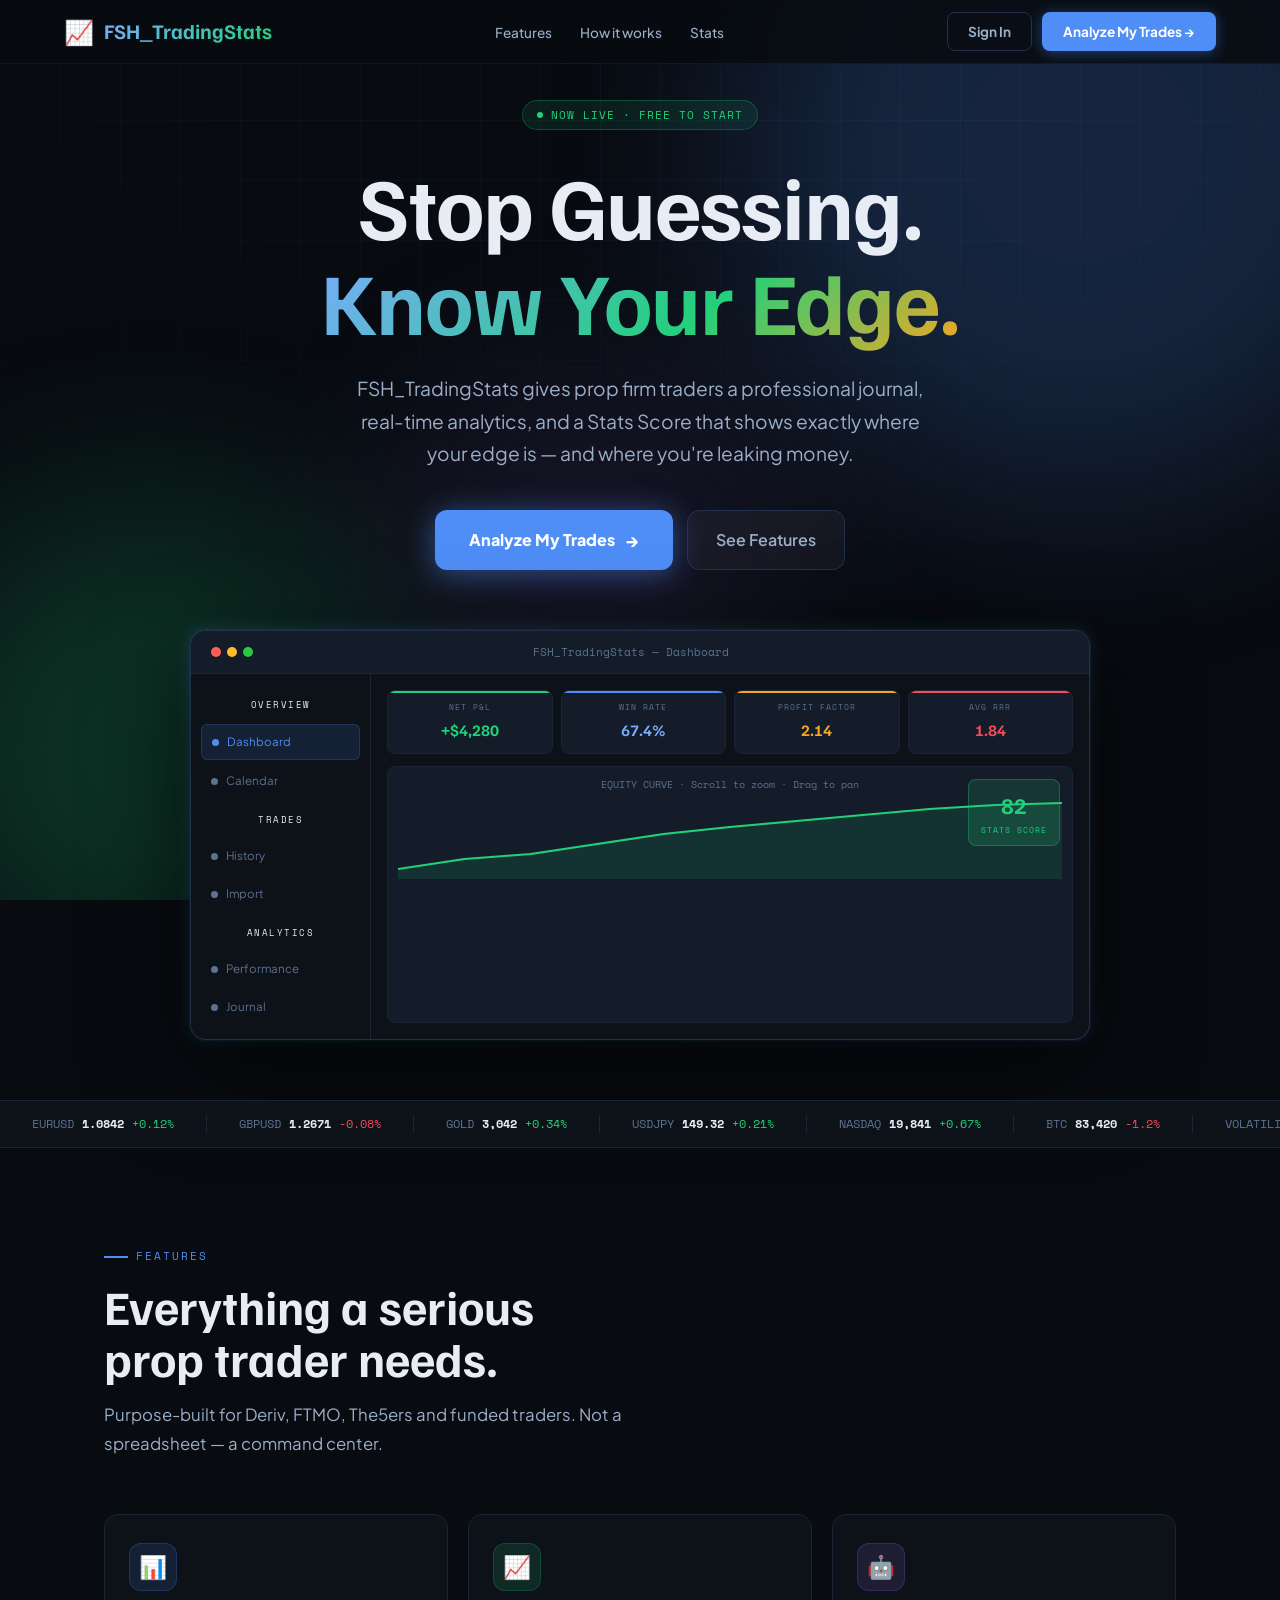
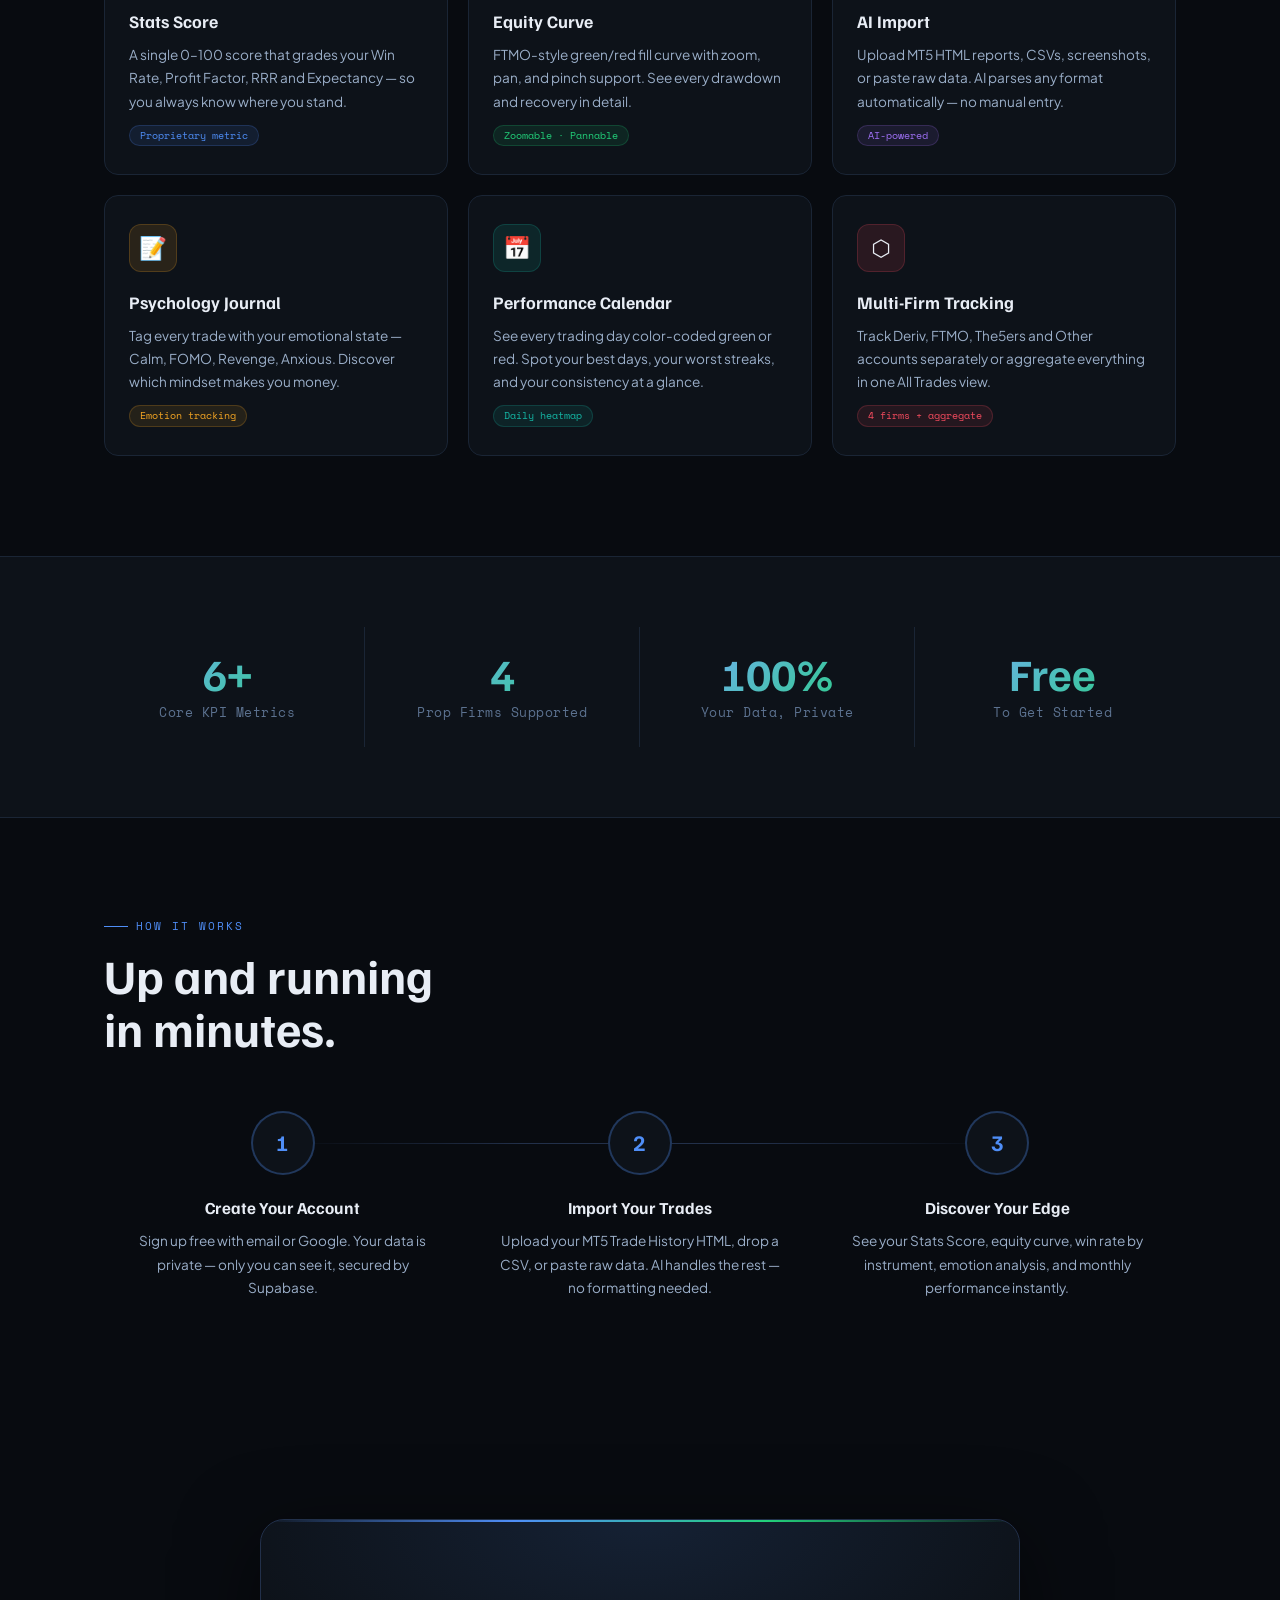
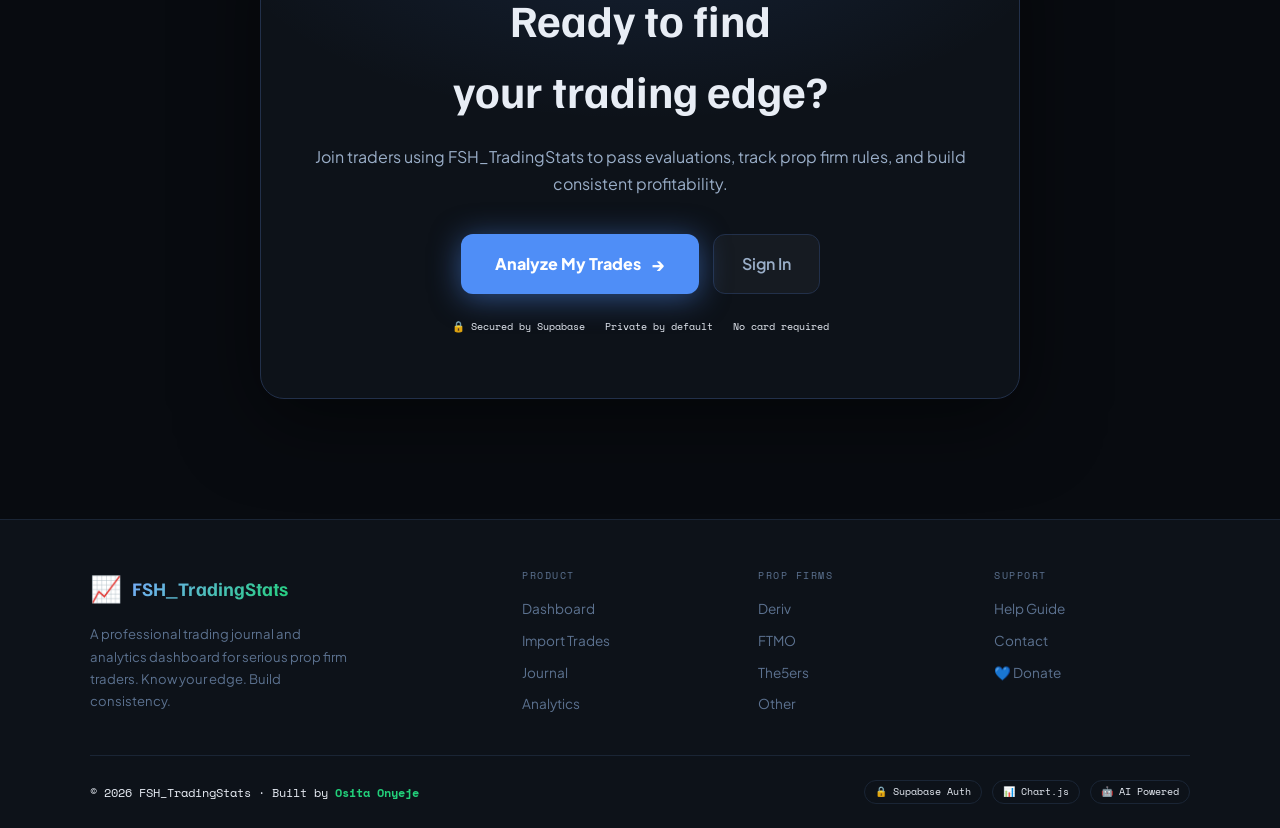
<file: index.html>
<!DOCTYPE html>
<html lang="en">
<head>
<meta charset="UTF-8"/>
<meta name="viewport" content="width=device-width, initial-scale=1.0"/>
<title>FSH_TradingStats — Know Your Edge</title>
<link rel="icon" href="data:image/svg+xml,<svg xmlns='http://www.w3.org/2000/svg' viewBox='0 0 100 100'><text y='.9em' font-size='90'>📈</text></svg>"/>
<link href="https://fonts.googleapis.com/css2?family=Plus+Jakarta+Sans:ital,wght@0,300;0,400;0,500;0,600;0,700;0,800;1,400&family=Space+Mono:wght@400;700&family=Familjen+Grotesk:wght@400;700;800&display=swap" rel="stylesheet"/>
<style>
/* ══════════════════════════════════════
   FSH_TradingStats — Landing Page
   Smooth · Bold · Professional
══════════════════════════════════════ */
:root {
  --bg:       #080b10;
  --surface:  #0d1219;
  --surface2: #131c28;
  --border:   #1a2535;
  --border2:  #22304a;
  --text:     #e8edf5;
  --text-2:   #9aaec8;
  --text-3:   #5c7290;
  --brand:    #4f8ef7;
  --brand-l:  #7aabff;
  --brand-d:  #3a7ae8;
  --green:    #22d07a;
  --green-l:  #4ddc95;
  --red:      #f54b5e;
  --amber:    #f5a623;
  --violet:   #9f70f5;
  --f-ui:     'Plus Jakarta Sans', system-ui, sans-serif;
  --f-mono:   'Space Mono', monospace;
  --f-disp:   'Familjen Grotesk', 'Plus Jakarta Sans', sans-serif;
}

*, *::before, *::after { box-sizing: border-box; margin: 0; padding: 0; }
html { scroll-behavior: smooth; font-size: 16px; }
body {
  background: var(--bg);
  color: var(--text);
  font-family: var(--f-ui);
  line-height: 1.6;
  overflow-x: hidden;
  -webkit-font-smoothing: antialiased;
}
::-webkit-scrollbar { width: 5px; }
::-webkit-scrollbar-track { background: var(--bg); }
::-webkit-scrollbar-thumb { background: var(--border2); border-radius: 5px; }
::selection { background: rgba(79,142,247,.25); color: var(--text); }

/* ── BACKGROUND EFFECTS ── */
.bg-layer {
  position: fixed; inset: 0; z-index: 0; pointer-events: none; overflow: hidden;
}
.orb {
  position: absolute; border-radius: 50%;
  filter: blur(100px); opacity: .2;
  animation: orbDrift ease-in-out infinite alternate;
}
.orb-1 { width: 700px; height: 700px; background: var(--brand); top: -200px; right: -150px; animation-duration: 12s; }
.orb-2 { width: 500px; height: 500px; background: var(--green); bottom: -100px; left: -100px; animation-duration: 16s; }
.orb-3 { width: 400px; height: 400px; background: var(--violet); top: 40%; left: 30%; animation-duration: 20s; opacity: .1; }
@keyframes orbDrift {
  from { transform: translate(0,0) scale(1); }
  to   { transform: translate(30px,-40px) scale(1.08); }
}
.grid-bg {
  position: absolute; inset: 0;
  background-image:
    linear-gradient(rgba(79,142,247,.05) 1px, transparent 1px),
    linear-gradient(90deg, rgba(79,142,247,.05) 1px, transparent 1px);
  background-size: 60px 60px;
  mask-image: radial-gradient(ellipse 80% 60% at 50% 0%, black 40%, transparent 100%);
}

/* ── NAV ── */
nav {
  position: fixed; top: 0; left: 0; right: 0; z-index: 100;
  display: flex; align-items: center; justify-content: space-between;
  padding: 0 5%;
  height: 64px;
  background: rgba(8,11,16,.85);
  backdrop-filter: blur(20px);
  -webkit-backdrop-filter: blur(20px);
  border-bottom: 1px solid rgba(79,142,247,.1);
  transition: all .3s ease;
}
nav.scrolled { background: rgba(8,11,16,.97); border-bottom-color: var(--border); }
.nav-brand {
  display: flex; align-items: center; gap: 10px;
  font-family: var(--f-disp); font-size: 1.3rem; font-weight: 800;
  text-decoration: none;
}
.nav-logo-icon { font-size: 1.5rem; }
.nav-logo-text {
  background: linear-gradient(135deg, var(--brand-l) 0%, var(--green) 100%);
  -webkit-background-clip: text; -webkit-text-fill-color: transparent;
  background-clip: text;
}
.nav-links {
  display: flex; align-items: center; gap: 28px; list-style: none;
}
.nav-links a {
  font-size: .85rem; color: var(--text-2); text-decoration: none;
  font-weight: 500; transition: color .2s ease;
}
.nav-links a:hover { color: var(--text); }
.nav-cta {
  display: flex; align-items: center; gap: 10px;
}
.btn-nav {
  padding: 8px 20px; border-radius: 8px;
  font-family: var(--f-ui); font-weight: 700; font-size: .85rem;
  cursor: pointer; text-decoration: none; transition: all .2s ease;
  display: inline-flex; align-items: center; gap: 6px;
}
.btn-ghost-nav {
  background: transparent; color: var(--text-2);
  border: 1.5px solid var(--border2);
}
.btn-ghost-nav:hover { color: var(--text); border-color: var(--text-3); }
.btn-brand-nav {
  background: var(--brand); color: #fff;
  border: 1.5px solid transparent;
  box-shadow: 0 2px 14px rgba(79,142,247,.4);
}
.btn-brand-nav:hover {
  background: var(--brand-d);
  box-shadow: 0 4px 24px rgba(79,142,247,.55);
  transform: translateY(-1px);
}
.hamburger-nav {
  display: none; background: none; border: none; cursor: pointer; padding: 4px;
  flex-direction: column; gap: 5px;
}
.hamburger-nav span { display: block; width: 22px; height: 2px; background: var(--text-2); border-radius: 2px; transition: all .25s ease; }
.hamburger-nav.open span:nth-child(1) { transform: rotate(45deg) translate(5px,5px); }
.hamburger-nav.open span:nth-child(2) { opacity: 0; }
.hamburger-nav.open span:nth-child(3) { transform: rotate(-45deg) translate(5px,-5px); }
.mobile-menu {
  display: none; position: fixed; top: 64px; left: 0; right: 0; z-index: 99;
  background: rgba(8,11,16,.98);
  border-bottom: 1px solid var(--border);
  padding: 20px 5% 24px;
  flex-direction: column; gap: 16px;
}
.mobile-menu.open { display: flex; animation: slideDown .25s ease; }
@keyframes slideDown { from { opacity:0; transform:translateY(-10px);} to {opacity:1; transform:none;} }
.mobile-menu a {
  font-size: 1rem; color: var(--text-2); text-decoration: none; font-weight: 500;
  padding: 8px 0; border-bottom: 1px solid var(--border);
  transition: color .2s;
}
.mobile-menu a:hover { color: var(--text); }
.mobile-menu .btn-brand-nav { text-align: center; margin-top: 4px; }

/* ── HERO ── */
.hero {
  position: relative; z-index: 10;
  min-height: 100dvh;
  display: flex; flex-direction: column; align-items: center; justify-content: center;
  text-align: center;
  padding: 100px 5% 60px;
}
.hero-eyebrow {
  display: inline-flex; align-items: center; gap: 8px;
  background: rgba(34,208,122,.1); border: 1px solid rgba(34,208,122,.25);
  border-radius: 20px; padding: 5px 14px;
  font-family: var(--f-mono); font-size: .7rem; color: var(--green);
  letter-spacing: 1px; text-transform: uppercase;
  margin-bottom: 28px;
  animation: fadeUp .6s ease .1s both;
}
.hero-eyebrow-dot { width: 6px; height: 6px; border-radius: 50%; background: var(--green); animation: pulse 2s infinite; }
@keyframes pulse { 0%,100%{opacity:1;transform:scale(1)} 50%{opacity:.3;transform:scale(.6)} }
@keyframes fadeUp {
  from { opacity: 0; transform: translateY(20px); }
  to   { opacity: 1; transform: none; }
}

.hero-title {
  font-family: var(--f-disp);
  font-size: clamp(2.8rem, 7vw, 5.5rem);
  font-weight: 800;
  line-height: 1.08;
  letter-spacing: -1px;
  color: var(--text);
  max-width: 900px;
  margin: 0 auto 24px;
  animation: fadeUp .6s ease .2s both;
}
.hero-title .gradient-text {
  background: linear-gradient(135deg, var(--brand-l) 0%, var(--green) 60%, var(--amber) 100%);
  -webkit-background-clip: text; -webkit-text-fill-color: transparent;
  background-clip: text;
}

.hero-sub {
  font-size: clamp(1rem, 2.5vw, 1.2rem);
  color: var(--text-2);
  max-width: 580px;
  margin: 0 auto 40px;
  line-height: 1.7;
  animation: fadeUp .6s ease .3s both;
}

.hero-actions {
  display: flex; align-items: center; justify-content: center;
  gap: 14px; flex-wrap: wrap;
  animation: fadeUp .6s ease .4s both;
  margin-bottom: 60px;
}
.btn-hero-primary {
  display: inline-flex; align-items: center; gap: 10px;
  padding: 16px 34px; border-radius: 12px;
  background: var(--brand); color: #fff;
  font-family: var(--f-ui); font-weight: 800; font-size: 1rem;
  text-decoration: none; border: none; cursor: pointer;
  box-shadow: 0 4px 30px rgba(79,142,247,.5);
  transition: all .25s ease;
  position: relative; overflow: hidden;
}
.btn-hero-primary::before {
  content: ''; position: absolute; inset: 0;
  background: linear-gradient(135deg, rgba(255,255,255,.15), transparent);
  opacity: 0; transition: opacity .25s;
}
.btn-hero-primary:hover { transform: translateY(-2px); box-shadow: 0 8px 40px rgba(79,142,247,.6); }
.btn-hero-primary:hover::before { opacity: 1; }
.btn-hero-primary:active { transform: scale(.97); }
.btn-arrow { font-size: 1.1rem; transition: transform .2s; }
.btn-hero-primary:hover .btn-arrow { transform: translateX(4px); }

.btn-hero-ghost {
  display: inline-flex; align-items: center; gap: 8px;
  padding: 16px 28px; border-radius: 12px;
  background: rgba(255,255,255,.04); color: var(--text-2);
  font-family: var(--f-ui); font-weight: 600; font-size: 1rem;
  text-decoration: none; border: 1.5px solid var(--border2);
  cursor: pointer; transition: all .25s ease;
}
.btn-hero-ghost:hover { background: rgba(255,255,255,.08); color: var(--text); border-color: var(--text-3); transform: translateY(-1px); }

/* Hero mock dashboard */
.hero-visual {
  position: relative; width: 100%; max-width: 900px; margin: 0 auto;
  animation: fadeUp .8s ease .5s both;
}
.hero-visual-inner {
  background: var(--surface);
  border: 1.5px solid var(--border2);
  border-radius: 16px;
  overflow: hidden;
  box-shadow: 0 30px 100px rgba(0,0,0,.7), 0 0 0 1px rgba(79,142,247,.1);
}
.mock-topbar {
  display: flex; align-items: center; justify-content: space-between;
  padding: 12px 20px; border-bottom: 1px solid var(--border);
  background: var(--surface2);
}
.mock-dots { display: flex; gap: 6px; }
.mock-dot { width: 10px; height: 10px; border-radius: 50%; }
.mock-dot-r { background: #ff5f57; }
.mock-dot-y { background: #ffbd2e; }
.mock-dot-g { background: #28ca41; }
.mock-title { font-family: var(--f-mono); font-size: .7rem; color: var(--text-3); }
.mock-body { display: grid; grid-template-columns: 180px 1fr; min-height: 280px; }
.mock-sidebar {
  background: rgba(13,18,25,.8); border-right: 1px solid var(--border);
  padding: 14px 10px; display: flex; flex-direction: column; gap: 4px;
}
.mock-nav-item {
  display: flex; align-items: center; gap: 8px;
  padding: 8px 10px; border-radius: 6px;
  font-size: .72rem; color: var(--text-3);
}
.mock-nav-item.active {
  background: rgba(79,142,247,.12); color: var(--brand);
  border: 1px solid rgba(79,142,247,.2);
}
.mock-nav-dot { width: 7px; height: 7px; border-radius: 50%; background: currentColor; flex-shrink: 0; }
.mock-main { padding: 16px; display: flex; flex-direction: column; gap: 12px; }
.mock-kpis { display: grid; grid-template-columns: repeat(4,1fr); gap: 8px; }
.mock-kpi {
  background: var(--surface2); border: 1px solid var(--border);
  border-radius: 8px; padding: 10px 12px; position: relative; overflow: hidden;
}
.mock-kpi::before { content:''; position:absolute;top:0;left:0;right:0;height:2px;background:var(--kc,var(--border2)); }
.mock-kpi-label { font-family: var(--f-mono); font-size: .5rem; color: var(--text-3); letter-spacing: 1px; text-transform: uppercase; margin-bottom: 4px; }
.mock-kpi-val { font-family: var(--f-disp); font-size: 1rem; font-weight: 800; }
.mk-green { --kc: var(--green); } .mk-green .mock-kpi-val { color: var(--green); }
.mk-blue  { --kc: var(--brand); } .mk-blue  .mock-kpi-val { color: var(--brand-l); }
.mk-amber { --kc: var(--amber); } .mk-amber .mock-kpi-val { color: var(--amber); }
.mk-red   { --kc: var(--red); }   .mk-red   .mock-kpi-val { color: var(--red); }
.mock-chart-area {
  background: var(--surface2); border: 1px solid var(--border);
  border-radius: 8px; padding: 10px; flex: 1; position: relative; overflow: hidden;
}
.mock-chart-label { font-size: .6rem; color: var(--text-3); margin-bottom: 6px; font-family: var(--f-mono); }
/* Animated chart lines */
.mock-chart-svg { width: 100%; height: 80px; }
.chart-line-green { stroke: var(--green); stroke-width: 2; fill: none; stroke-dasharray: 1000; stroke-dashoffset: 1000; animation: drawLine 2s ease .8s forwards; }
.chart-line-fill  { fill: rgba(34,208,122,.12); stroke: none; opacity: 0; animation: fadeIn .5s ease 2.5s forwards; }
@keyframes drawLine { to { stroke-dashoffset: 0; } }
@keyframes fadeIn { to { opacity: 1; } }
/* Floating score badge */
.mock-score {
  position: absolute; top: 12px; right: 12px;
  background: rgba(34,208,122,.15); border: 1px solid rgba(34,208,122,.3);
  border-radius: 8px; padding: 8px 12px; text-align: center;
}
.mock-score-val { font-family: var(--f-disp); font-size: 1.4rem; font-weight: 800; color: var(--green); }
.mock-score-label { font-family: var(--f-mono); font-size: .5rem; color: var(--green); letter-spacing: 1px; }
/* Glow ring around visual */
.hero-visual::before {
  content: ''; position: absolute; inset: -2px; border-radius: 18px; z-index: -1;
  background: linear-gradient(135deg, rgba(79,142,247,.3), rgba(34,208,122,.2), rgba(159,112,245,.2));
  filter: blur(8px); opacity: .7;
}

/* ── STATS TICKER ── */
.stats-ticker {
  position: relative; z-index: 10;
  border-top: 1px solid var(--border); border-bottom: 1px solid var(--border);
  background: var(--surface);
  padding: 14px 0; overflow: hidden;
}
.ticker-track {
  display: flex; gap: 0;
  animation: ticker 30s linear infinite;
  white-space: nowrap;
}
.ticker-track:hover { animation-play-state: paused; }
@keyframes ticker { from { transform: translateX(0); } to { transform: translateX(-50%); } }
.ticker-item {
  display: inline-flex; align-items: center; gap: 8px;
  padding: 0 32px;
  font-family: var(--f-mono); font-size: .72rem;
  border-right: 1px solid var(--border);
}
.ticker-sym  { color: var(--text-3); }
.ticker-val  { color: var(--text); font-weight: 700; }
.ticker-chg.up   { color: var(--green); }
.ticker-chg.down { color: var(--red); }

/* ── FEATURES ── */
.section {
  position: relative; z-index: 10;
  padding: 100px 5%;
  max-width: 1200px; margin: 0 auto;
}
.section-label {
  font-family: var(--f-mono); font-size: .68rem; color: var(--brand);
  letter-spacing: 2px; text-transform: uppercase; margin-bottom: 14px;
  display: flex; align-items: center; gap: 8px;
}
.section-label::before { content:''; width:24px;height:1.5px;background:var(--brand); }
.section-title {
  font-family: var(--f-disp); font-size: clamp(1.8rem,4vw,3rem);
  font-weight: 800; line-height: 1.1; color: var(--text);
  margin-bottom: 16px;
}
.section-sub {
  font-size: 1.05rem; color: var(--text-2); max-width: 540px; line-height: 1.7;
}
.feature-grid {
  display: grid; grid-template-columns: repeat(3,1fr); gap: 20px;
  margin-top: 56px;
}
.feature-card {
  background: var(--surface); border: 1.5px solid var(--border);
  border-radius: 14px; padding: 28px 24px;
  position: relative; overflow: hidden;
  transition: all .3s ease;
  cursor: default;
}
.feature-card::before {
  content: ''; position: absolute; inset: 0;
  background: radial-gradient(ellipse 80% 60% at 0% 0%, rgba(var(--fc-rgb,'79,142,247'),.07) 0%, transparent 70%);
  opacity: 0; transition: opacity .3s;
}
.feature-card:hover { border-color: var(--border2); transform: translateY(-4px); box-shadow: 0 12px 40px rgba(0,0,0,.5); }
.feature-card:hover::before { opacity: 1; }
.feature-icon {
  width: 48px; height: 48px; border-radius: 12px;
  background: rgba(var(--fc-rgb,'79,142,247'),.12);
  border: 1px solid rgba(var(--fc-rgb,'79,142,247'),.2);
  display: flex; align-items: center; justify-content: center;
  font-size: 1.4rem; margin-bottom: 16px;
  transition: transform .3s ease;
}
.feature-card:hover .feature-icon { transform: scale(1.1) rotate(5deg); }
.feature-title { font-family: var(--f-disp); font-size: 1.1rem; font-weight: 800; color: var(--text); margin-bottom: 8px; }
.feature-desc  { font-size: .85rem; color: var(--text-2); line-height: 1.7; }
.feature-tag   { display: inline-block; margin-top: 12px; padding: 2px 10px; border-radius: 20px; font-family: var(--f-mono); font-size: .6rem; background: rgba(var(--fc-rgb,'79,142,247'),.1); color: rgb(var(--fc-rgb,'79,142,247')); border: 1px solid rgba(var(--fc-rgb,'79,142,247'),.2); }
.fc-blue   { --fc-rgb: 79,142,247; }
.fc-green  { --fc-rgb: 34,208,122; }
.fc-amber  { --fc-rgb: 245,166,35; }
.fc-violet { --fc-rgb: 159,112,245; }
.fc-red    { --fc-rgb: 245,75,94; }
.fc-teal   { --fc-rgb: 20,184,166; }

/* ── METRICS ROW ── */
.metrics-section {
  position: relative; z-index: 10;
  background: var(--surface);
  border-top: 1px solid var(--border); border-bottom: 1px solid var(--border);
  padding: 70px 5%;
}
.metrics-inner {
  max-width: 1100px; margin: 0 auto;
  display: grid; grid-template-columns: repeat(4,1fr); gap: 0;
  text-align: center;
}
.metric-item {
  padding: 24px; border-right: 1px solid var(--border);
  animation: countUp .6s ease both;
}
.metric-item:last-child { border-right: none; }
.metric-num {
  font-family: var(--f-disp); font-size: 2.8rem; font-weight: 800;
  line-height: 1;
  background: linear-gradient(135deg, var(--brand-l), var(--green));
  -webkit-background-clip: text; -webkit-text-fill-color: transparent;
  background-clip: text;
  margin-bottom: 6px;
}
.metric-label { font-size: .82rem; color: var(--text-3); font-family: var(--f-mono); letter-spacing: .5px; }
@keyframes countUp { from { opacity:0; transform:translateY(20px);} to {opacity:1;transform:none;} }

/* ── HOW IT WORKS ── */
.how-grid {
  display: grid; grid-template-columns: repeat(3,1fr); gap: 0;
  position: relative; margin-top: 56px;
}
.how-grid::before {
  content: ''; position: absolute;
  top: 32px; left: calc(100%/6); right: calc(100%/6);
  height: 1px; background: linear-gradient(90deg, transparent, var(--border2), var(--border2), transparent);
}
.how-step { padding: 0 30px; text-align: center; position: relative; }
.how-num {
  width: 64px; height: 64px; border-radius: 50%;
  background: var(--surface); border: 2px solid var(--brand-br, rgba(79,142,247,.3));
  display: flex; align-items: center; justify-content: center; margin: 0 auto 20px;
  font-family: var(--f-disp); font-size: 1.4rem; font-weight: 800; color: var(--brand);
  position: relative; z-index: 1;
  transition: all .3s ease;
}
.how-step:hover .how-num { background: var(--brand); color: #fff; border-color: var(--brand); box-shadow: 0 0 30px rgba(79,142,247,.4); }
.how-title { font-family: var(--f-disp); font-size: 1.05rem; font-weight: 800; color: var(--text); margin-bottom: 8px; }
.how-desc  { font-size: .85rem; color: var(--text-2); line-height: 1.7; }

/* ── CTA SECTION ── */
.cta-section {
  position: relative; z-index: 10;
  padding: 120px 5%;
  text-align: center;
}
.cta-card {
  max-width: 760px; margin: 0 auto;
  background: var(--surface);
  border: 1.5px solid var(--border2);
  border-radius: 24px; padding: 64px 48px;
  position: relative; overflow: hidden;
  box-shadow: 0 20px 80px rgba(0,0,0,.5);
}
.cta-card::before {
  content: ''; position: absolute; inset: 0;
  background: radial-gradient(ellipse 80% 60% at 50% 0%, rgba(79,142,247,.12) 0%, transparent 70%);
}
.cta-card::after {
  content: ''; position: absolute;
  top: 0; left: 0; right: 0; height: 2px;
  background: linear-gradient(90deg, transparent, var(--brand), var(--green), transparent);
}
.cta-title {
  font-family: var(--f-disp); font-size: clamp(1.8rem,4vw,2.8rem);
  font-weight: 800; color: var(--text); margin-bottom: 16px;
  position: relative;
}
.cta-sub {
  font-size: 1rem; color: var(--text-2); margin-bottom: 36px;
  line-height: 1.7; position: relative;
}
.cta-actions { display: flex; justify-content: center; gap: 14px; flex-wrap: wrap; position: relative; }
.cta-trust {
  margin-top: 24px; font-family: var(--f-mono); font-size: .65rem;
  color: var(--text-4); display: flex; align-items: center; justify-content: center; gap: 8px;
}
.cta-trust-dot { width: 4px; height: 4px; border-radius: 50%; background: var(--text-4); }

/* ── FOOTER ── */
footer {
  position: relative; z-index: 10;
  background: var(--surface);
  border-top: 1px solid var(--border);
  padding: 48px 5% 24px;
}
.footer-inner {
  max-width: 1100px; margin: 0 auto;
  display: grid; grid-template-columns: 2fr 1fr 1fr 1fr; gap: 40px; margin-bottom: 40px;
}
.footer-brand-col .brand { display: flex; align-items: center; gap: 10px; margin-bottom: 14px; }
.footer-brand-name {
  font-family: var(--f-disp); font-size: 1.2rem; font-weight: 800;
  background: linear-gradient(135deg, var(--brand-l), var(--green));
  -webkit-background-clip: text; -webkit-text-fill-color: transparent; background-clip: text;
}
.footer-brand-col p { font-size: .82rem; color: var(--text-3); line-height: 1.7; max-width: 260px; }
.footer-col-title { font-family: var(--f-mono); font-size: .62rem; color: var(--text-3); letter-spacing: 1.5px; text-transform: uppercase; margin-bottom: 14px; }
.footer-col ul { list-style: none; display: flex; flex-direction: column; gap: 10px; }
.footer-col ul a {
  font-size: .85rem; color: var(--text-3); text-decoration: none; transition: color .2s;
  display: flex; align-items: center; gap: 6px;
}
.footer-col ul a:hover { color: var(--brand); }
.footer-bottom {
  max-width: 1100px; margin: 0 auto;
  display: flex; align-items: center; justify-content: space-between; flex-wrap: wrap; gap: 10px;
  border-top: 1px solid var(--border); padding-top: 24px;
}
.footer-copy { font-size: .75rem; color: var(--text-4); font-family: var(--f-mono); }
.footer-badges { display: flex; gap: 10px; }
.footer-badge {
  padding: 3px 10px; border-radius: 20px; font-size: .62rem;
  font-family: var(--f-mono); border: 1px solid var(--border);
  color: var(--text-4);
}

/* ── SCROLL REVEAL ── */
.reveal {
  opacity: 0; transform: translateY(24px);
  transition: opacity .6s ease, transform .6s ease;
}
.reveal.visible { opacity: 1; transform: none; }
.reveal-delay-1 { transition-delay: .1s; }
.reveal-delay-2 { transition-delay: .2s; }
.reveal-delay-3 { transition-delay: .3s; }
.reveal-delay-4 { transition-delay: .4s; }
.reveal-delay-5 { transition-delay: .5s; }

/* ── RESPONSIVE ── */
@media (max-width: 1024px) {
  .feature-grid { grid-template-columns: repeat(2,1fr); }
  .footer-inner { grid-template-columns: 1fr 1fr; }
  .metrics-inner { grid-template-columns: repeat(2,1fr); }
  .metric-item:nth-child(2) { border-right: none; }
  .metric-item:nth-child(3) { border-top: 1px solid var(--border); }
  .mock-body { grid-template-columns: 140px 1fr; }
  .mock-kpis { grid-template-columns: repeat(2,1fr); }
}
@media (max-width: 768px) {
  nav { padding: 0 4%; }
  .nav-links, .nav-cta { display: none; }
  .hamburger-nav { display: flex; }
  .hero { padding: 90px 4% 50px; }
  .section { padding: 70px 4%; }
  .feature-grid { grid-template-columns: 1fr; gap: 14px; }
  .metrics-inner { grid-template-columns: repeat(2,1fr); }
  .how-grid { grid-template-columns: 1fr; gap: 36px; }
  .how-grid::before { display: none; }
  .footer-inner { grid-template-columns: 1fr; gap: 28px; }
  .cta-card { padding: 40px 24px; }
  .mock-sidebar { display: none; }
  .mock-body { grid-template-columns: 1fr; }
  .mock-kpis { grid-template-columns: repeat(2,1fr); }
}
@media (max-width: 480px) {
  .hero-title { font-size: 2.2rem; }
  .btn-hero-primary, .btn-hero-ghost { padding: 14px 22px; font-size: .9rem; }
  .metrics-inner { grid-template-columns: 1fr 1fr; }
  .metric-item { border-right: none; border-bottom: 1px solid var(--border); }
  .footer-bottom { flex-direction: column; text-align: center; }
}
</style>
</head>
<body>

<!-- BACKGROUND -->
<div class="bg-layer">
  <div class="orb orb-1"></div>
  <div class="orb orb-2"></div>
  <div class="orb orb-3"></div>
  <div class="grid-bg"></div>
</div>

<!-- NAV -->
<nav id="mainNav">
  <a class="nav-brand" href="index.html">
    <span class="nav-logo-icon">📈</span>
    <span class="nav-logo-text">FSH_TradingStats</span>
  </a>
  <ul class="nav-links">
    <li><a href="#features">Features</a></li>
    <li><a href="#how">How it works</a></li>
    <li><a href="#metrics">Stats</a></li>
  </ul>
  <div class="nav-cta">
    <a class="btn-nav btn-ghost-nav" href="app.html">Sign In</a>
    <a class="btn-nav btn-brand-nav" href="app.html">Analyze My Trades →</a>
  </div>
  <button class="hamburger-nav" id="hamburger" onclick="toggleMobileMenu()" aria-label="Menu">
    <span></span><span></span><span></span>
  </button>
</nav>

<!-- MOBILE MENU -->
<div class="mobile-menu" id="mobileMenu">
  <a href="#features" onclick="closeMobileMenu()">Features</a>
  <a href="#how" onclick="closeMobileMenu()">How it works</a>
  <a href="#metrics" onclick="closeMobileMenu()">Stats</a>
  <a href="app.html" onclick="closeMobileMenu()">Sign In</a>
  <a class="btn-nav btn-brand-nav" href="app.html" style="text-align:center">Analyze My Trades →</a>
</div>

<!-- HERO -->
<section class="hero">
  <div class="hero-eyebrow">
    <div class="hero-eyebrow-dot"></div>
    Now Live · Free to Start
  </div>
  <h1 class="hero-title">
    Stop Guessing.<br>
    <span class="gradient-text">Know Your Edge.</span>
  </h1>
  <p class="hero-sub">
    FSH_TradingStats gives prop firm traders a professional journal, real-time analytics, and a Stats Score that shows exactly where your edge is — and where you're leaking money.
  </p>
  <div class="hero-actions">
    <a class="btn-hero-primary" href="app.html">
      Analyze My Trades <span class="btn-arrow">→</span>
    </a>
    <a class="btn-hero-ghost" href="#features">
      See Features
    </a>
  </div>

  <!-- MOCK DASHBOARD -->
  <div class="hero-visual">
    <div class="hero-visual-inner">
      <div class="mock-topbar">
        <div class="mock-dots">
          <div class="mock-dot mock-dot-r"></div>
          <div class="mock-dot mock-dot-y"></div>
          <div class="mock-dot mock-dot-g"></div>
        </div>
        <div class="mock-title">FSH_TradingStats — Dashboard</div>
        <div style="width:60px"></div>
      </div>
      <div class="mock-body">
        <div class="mock-sidebar">
          <div style="padding:10px 8px 8px;font-size:.55rem;font-family:var(--f-mono);color:var(--text-4);letter-spacing:1.5px">OVERVIEW</div>
          <div class="mock-nav-item active"><div class="mock-nav-dot"></div>Dashboard</div>
          <div class="mock-nav-item"><div class="mock-nav-dot"></div>Calendar</div>
          <div style="padding:10px 8px 8px;font-size:.55rem;font-family:var(--f-mono);color:var(--text-4);letter-spacing:1.5px">TRADES</div>
          <div class="mock-nav-item"><div class="mock-nav-dot"></div>History</div>
          <div class="mock-nav-item"><div class="mock-nav-dot"></div>Import</div>
          <div style="padding:10px 8px 8px;font-size:.55rem;font-family:var(--f-mono);color:var(--text-4);letter-spacing:1.5px">ANALYTICS</div>
          <div class="mock-nav-item"><div class="mock-nav-dot"></div>Performance</div>
          <div class="mock-nav-item"><div class="mock-nav-dot"></div>Journal</div>
        </div>
        <div class="mock-main">
          <div class="mock-kpis">
            <div class="mock-kpi mk-green"><div class="mock-kpi-label">Net P&L</div><div class="mock-kpi-val">+$4,280</div></div>
            <div class="mock-kpi mk-blue"><div class="mock-kpi-label">Win Rate</div><div class="mock-kpi-val">67.4%</div></div>
            <div class="mock-kpi mk-amber"><div class="mock-kpi-label">Profit Factor</div><div class="mock-kpi-val">2.14</div></div>
            <div class="mock-kpi mk-red"><div class="mock-kpi-label">Avg RRR</div><div class="mock-kpi-val">1.84</div></div>
          </div>
          <div class="mock-chart-area">
            <div class="mock-chart-label">EQUITY CURVE · Scroll to zoom · Drag to pan</div>
            <svg class="mock-chart-svg" viewBox="0 0 400 80" preserveAspectRatio="none">
              <path class="chart-line-fill" d="M0,70 L40,60 L80,55 L120,45 L160,35 L200,28 L240,22 L280,16 L320,10 L360,6 L400,4 L400,80 L0,80 Z"/>
              <path class="chart-line-green" d="M0,70 L40,60 L80,55 L120,45 L160,35 L200,28 L240,22 L280,16 L320,10 L360,6 L400,4"/>
            </svg>
            <div class="mock-score">
              <div class="mock-score-val">82</div>
              <div class="mock-score-label">STATS SCORE</div>
            </div>
          </div>
        </div>
      </div>
    </div>
  </div>
</section>

<!-- TICKER -->
<div class="stats-ticker">
  <div class="ticker-track">
    <!-- doubled for seamless loop -->
    <span class="ticker-item"><span class="ticker-sym">EURUSD</span><span class="ticker-val">1.0842</span><span class="ticker-chg up">+0.12%</span></span>
    <span class="ticker-item"><span class="ticker-sym">GBPUSD</span><span class="ticker-val">1.2671</span><span class="ticker-chg down">-0.08%</span></span>
    <span class="ticker-item"><span class="ticker-sym">GOLD</span><span class="ticker-val">3,042</span><span class="ticker-chg up">+0.34%</span></span>
    <span class="ticker-item"><span class="ticker-sym">USDJPY</span><span class="ticker-val">149.32</span><span class="ticker-chg up">+0.21%</span></span>
    <span class="ticker-item"><span class="ticker-sym">NASDAQ</span><span class="ticker-val">19,841</span><span class="ticker-chg up">+0.67%</span></span>
    <span class="ticker-item"><span class="ticker-sym">BTC</span><span class="ticker-val">83,420</span><span class="ticker-chg down">-1.2%</span></span>
    <span class="ticker-item"><span class="ticker-sym">VOLATILITY</span><span class="ticker-val">1204.8</span><span class="ticker-chg up">+0.45%</span></span>
    <span class="ticker-item"><span class="ticker-sym">OIL</span><span class="ticker-val">74.18</span><span class="ticker-chg down">-0.31%</span></span>
    <!-- duplicate -->
    <span class="ticker-item"><span class="ticker-sym">EURUSD</span><span class="ticker-val">1.0842</span><span class="ticker-chg up">+0.12%</span></span>
    <span class="ticker-item"><span class="ticker-sym">GBPUSD</span><span class="ticker-val">1.2671</span><span class="ticker-chg down">-0.08%</span></span>
    <span class="ticker-item"><span class="ticker-sym">GOLD</span><span class="ticker-val">3,042</span><span class="ticker-chg up">+0.34%</span></span>
    <span class="ticker-item"><span class="ticker-sym">USDJPY</span><span class="ticker-val">149.32</span><span class="ticker-chg up">+0.21%</span></span>
    <span class="ticker-item"><span class="ticker-sym">NASDAQ</span><span class="ticker-val">19,841</span><span class="ticker-chg up">+0.67%</span></span>
    <span class="ticker-item"><span class="ticker-sym">BTC</span><span class="ticker-val">83,420</span><span class="ticker-chg down">-1.2%</span></span>
    <span class="ticker-item"><span class="ticker-sym">VOLATILITY</span><span class="ticker-val">1204.8</span><span class="ticker-chg up">+0.45%</span></span>
    <span class="ticker-item"><span class="ticker-sym">OIL</span><span class="ticker-val">74.18</span><span class="ticker-chg down">-0.31%</span></span>
  </div>
</div>

<!-- FEATURES -->
<div id="features">
  <div class="section">
    <div class="reveal"><div class="section-label">Features</div></div>
    <h2 class="section-title reveal reveal-delay-1">Everything a serious<br>prop trader needs.</h2>
    <p class="section-sub reveal reveal-delay-2">Purpose-built for Deriv, FTMO, The5ers and funded traders. Not a spreadsheet — a command center.</p>

    <div class="feature-grid">
      <div class="feature-card fc-blue reveal reveal-delay-1">
        <div class="feature-icon">📊</div>
        <div class="feature-title">Stats Score</div>
        <div class="feature-desc">A single 0–100 score that grades your Win Rate, Profit Factor, RRR and Expectancy — so you always know where you stand.</div>
        <div class="feature-tag">Proprietary metric</div>
      </div>
      <div class="feature-card fc-green reveal reveal-delay-2">
        <div class="feature-icon">📈</div>
        <div class="feature-title">Equity Curve</div>
        <div class="feature-desc">FTMO-style green/red fill curve with zoom, pan, and pinch support. See every drawdown and recovery in detail.</div>
        <div class="feature-tag">Zoomable · Pannable</div>
      </div>
      <div class="feature-card fc-violet reveal reveal-delay-3">
        <div class="feature-icon">🤖</div>
        <div class="feature-title">AI Import</div>
        <div class="feature-desc">Upload MT5 HTML reports, CSVs, screenshots, or paste raw data. AI parses any format automatically — no manual entry.</div>
        <div class="feature-tag">AI-powered</div>
      </div>
      <div class="feature-card fc-amber reveal reveal-delay-1">
        <div class="feature-icon">📝</div>
        <div class="feature-title">Psychology Journal</div>
        <div class="feature-desc">Tag every trade with your emotional state — Calm, FOMO, Revenge, Anxious. Discover which mindset makes you money.</div>
        <div class="feature-tag">Emotion tracking</div>
      </div>
      <div class="feature-card fc-teal reveal reveal-delay-2">
        <div class="feature-icon">📅</div>
        <div class="feature-title">Performance Calendar</div>
        <div class="feature-desc">See every trading day color-coded green or red. Spot your best days, your worst streaks, and your consistency at a glance.</div>
        <div class="feature-tag">Daily heatmap</div>
      </div>
      <div class="feature-card fc-red reveal reveal-delay-3">
        <div class="feature-icon">⬡</div>
        <div class="feature-title">Multi-Firm Tracking</div>
        <div class="feature-desc">Track Deriv, FTMO, The5ers and Other accounts separately or aggregate everything in one All Trades view.</div>
        <div class="feature-tag">4 firms + aggregate</div>
      </div>
    </div>
  </div>
</div>

<!-- METRICS -->
<div id="metrics" class="metrics-section">
  <div class="metrics-inner">
    <div class="metric-item reveal"><div class="metric-num">6+</div><div class="metric-label">Core KPI Metrics</div></div>
    <div class="metric-item reveal reveal-delay-1"><div class="metric-num">4</div><div class="metric-label">Prop Firms Supported</div></div>
    <div class="metric-item reveal reveal-delay-2"><div class="metric-num">100%</div><div class="metric-label">Your Data, Private</div></div>
    <div class="metric-item reveal reveal-delay-3"><div class="metric-num">Free</div><div class="metric-label">To Get Started</div></div>
  </div>
</div>

<!-- HOW IT WORKS -->
<div id="how">
  <div class="section">
    <div class="reveal"><div class="section-label">How it works</div></div>
    <h2 class="section-title reveal reveal-delay-1">Up and running<br>in minutes.</h2>
    <div class="how-grid">
      <div class="how-step reveal reveal-delay-1">
        <div class="how-num">1</div>
        <div class="how-title">Create Your Account</div>
        <div class="how-desc">Sign up free with email or Google. Your data is private — only you can see it, secured by Supabase.</div>
      </div>
      <div class="how-step reveal reveal-delay-2">
        <div class="how-num">2</div>
        <div class="how-title">Import Your Trades</div>
        <div class="how-desc">Upload your MT5 Trade History HTML, drop a CSV, or paste raw data. AI handles the rest — no formatting needed.</div>
      </div>
      <div class="how-step reveal reveal-delay-3">
        <div class="how-num">3</div>
        <div class="how-title">Discover Your Edge</div>
        <div class="how-desc">See your Stats Score, equity curve, win rate by instrument, emotion analysis, and monthly performance instantly.</div>
      </div>
    </div>
  </div>
</div>

<!-- CTA -->
<section class="cta-section">
  <div class="cta-card reveal">
    <h2 class="cta-title">Ready to find<br>your trading edge?</h2>
    <p class="cta-sub">Join traders using FSH_TradingStats to pass evaluations, track prop firm rules, and build consistent profitability.</p>
    <div class="cta-actions">
      <a class="btn-hero-primary" href="app.html">
        Analyze My Trades <span class="btn-arrow">→</span>
      </a>
      <a class="btn-hero-ghost" href="app.html">Sign In</a>
    </div>
    <div class="cta-trust">
      <span>🔒 Secured by Supabase</span>
      <div class="cta-trust-dot"></div>
      <span>Private by default</span>
      <div class="cta-trust-dot"></div>
      <span>No card required</span>
    </div>
  </div>
</section>

<!-- FOOTER -->
<footer>
  <div class="footer-inner">
    <div class="footer-brand-col">
      <div class="brand">
        <span style="font-size:1.6rem">📈</span>
        <span class="footer-brand-name">FSH_TradingStats</span>
      </div>
      <p>A professional trading journal and analytics dashboard for serious prop firm traders. Know your edge. Build consistency.</p>
    </div>
    <div class="footer-col">
      <div class="footer-col-title">Product</div>
      <ul>
        <li><a href="app.html">Dashboard</a></li>
        <li><a href="app.html">Import Trades</a></li>
        <li><a href="app.html">Journal</a></li>
        <li><a href="app.html">Analytics</a></li>
      </ul>
    </div>
    <div class="footer-col">
      <div class="footer-col-title">Prop Firms</div>
      <ul>
        <li><a href="app.html">Deriv</a></li>
        <li><a href="app.html">FTMO</a></li>
        <li><a href="app.html">The5ers</a></li>
        <li><a href="app.html">Other</a></li>
      </ul>
    </div>
    <div class="footer-col">
      <div class="footer-col-title">Support</div>
      <ul>
        <li><a href="app.html">Help Guide</a></li>
        <li><a href="mailto:nwaogalanyapaulinus@gmail.com">Contact</a></li>
        <li><a href="https://www.paypal.com/donate/?business=nwaogalanyapaulinus%40gmail.com&currency_code=USD" target="_blank">💙 Donate</a></li>
      </ul>
    </div>
  </div>
  <div class="footer-bottom">
    <div class="footer-copy">© 2026 FSH_TradingStats · Built by <strong style="color:var(--green)">Osita Onyeje</strong></div>
    <div class="footer-badges">
      <span class="footer-badge">🔒 Supabase Auth</span>
      <span class="footer-badge">📊 Chart.js</span>
      <span class="footer-badge">🤖 AI Powered</span>
    </div>
  </div>
</footer>

<script>
// Nav scroll effect
window.addEventListener('scroll', () => {
  document.getElementById('mainNav').classList.toggle('scrolled', window.scrollY > 20);
}, { passive: true });

// Mobile menu
function toggleMobileMenu() {
  const menu = document.getElementById('mobileMenu');
  const ham = document.getElementById('hamburger');
  menu.classList.toggle('open');
  ham.classList.toggle('open');
}
function closeMobileMenu() {
  document.getElementById('mobileMenu').classList.remove('open');
  document.getElementById('hamburger').classList.remove('open');
}

// Scroll reveal
const observer = new IntersectionObserver((entries) => {
  entries.forEach(e => { if (e.isIntersecting) e.target.classList.add('visible'); });
}, { threshold: 0.12 });
document.querySelectorAll('.reveal').forEach(el => observer.observe(el));

// Close mobile menu on outside click
document.addEventListener('click', (e) => {
  if (!e.target.closest('nav') && !e.target.closest('.mobile-menu')) closeMobileMenu();
});
</script>
</body>
</html>
</file>
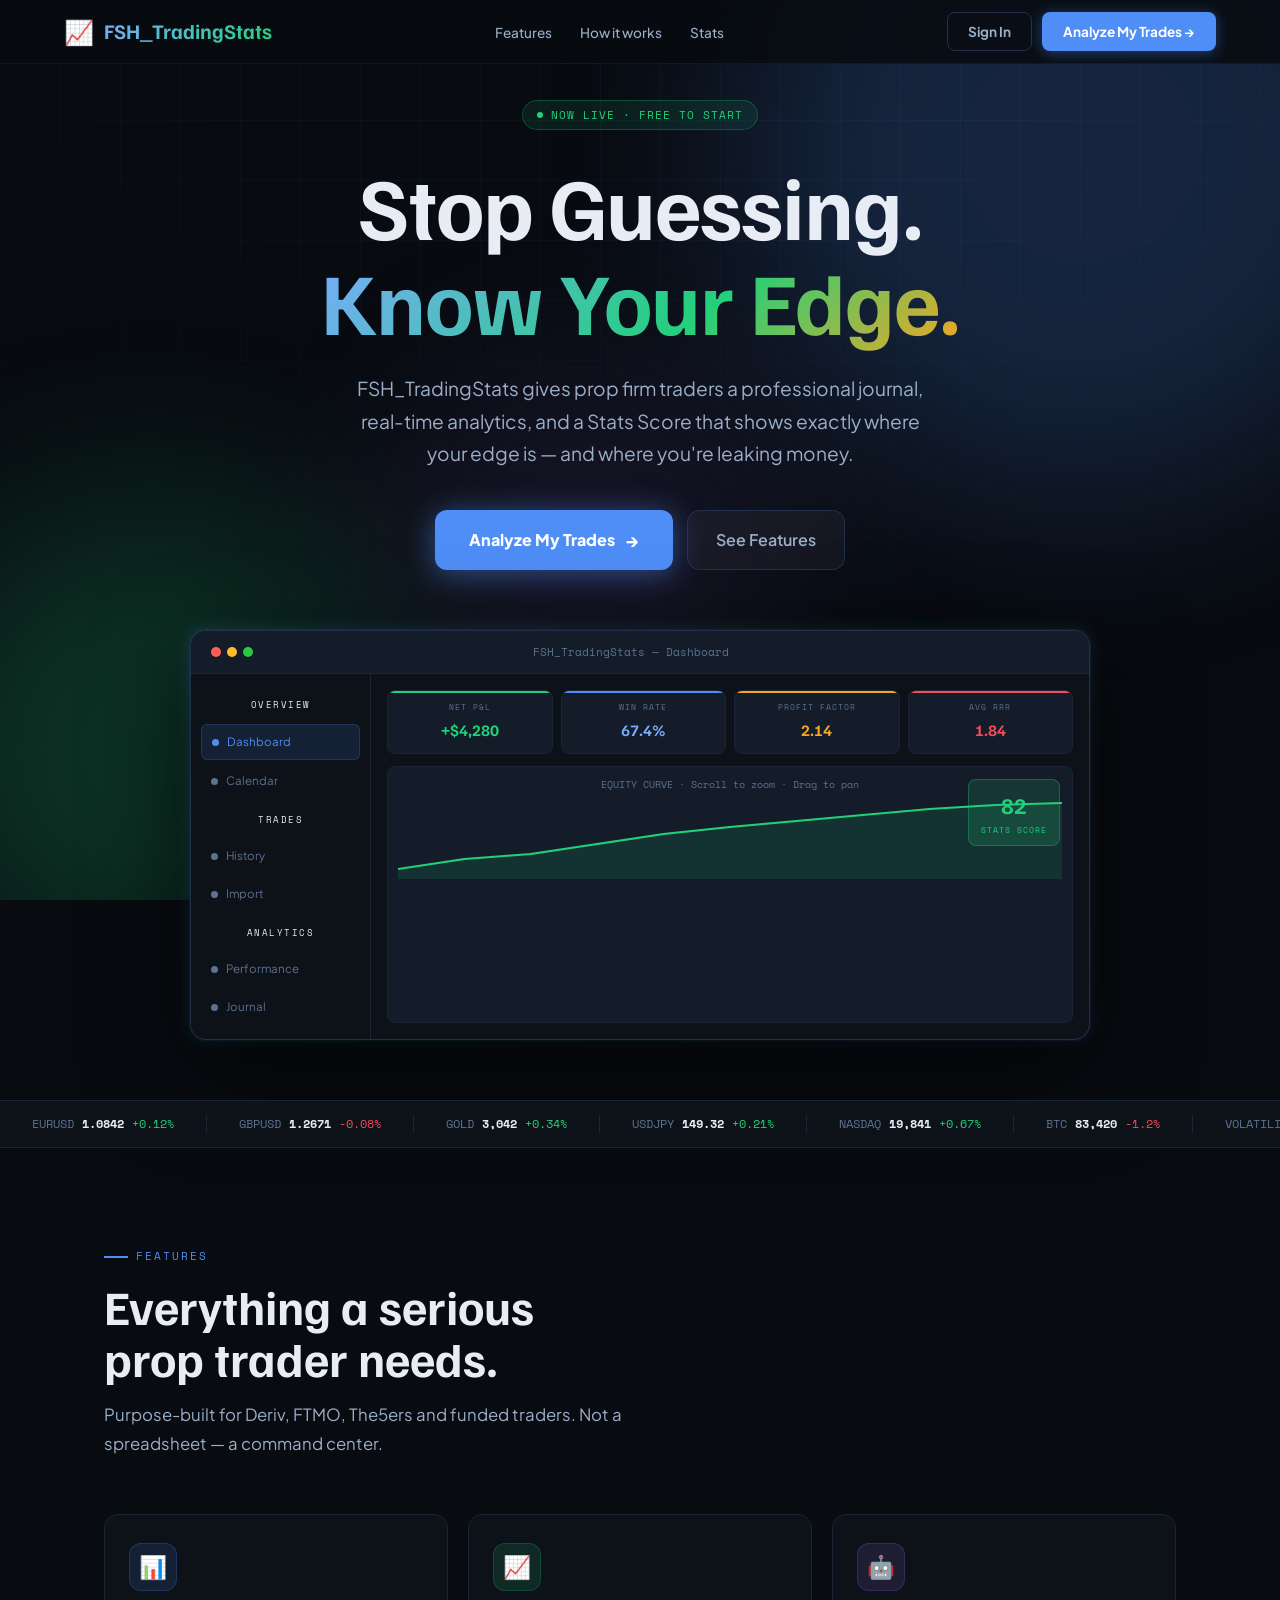
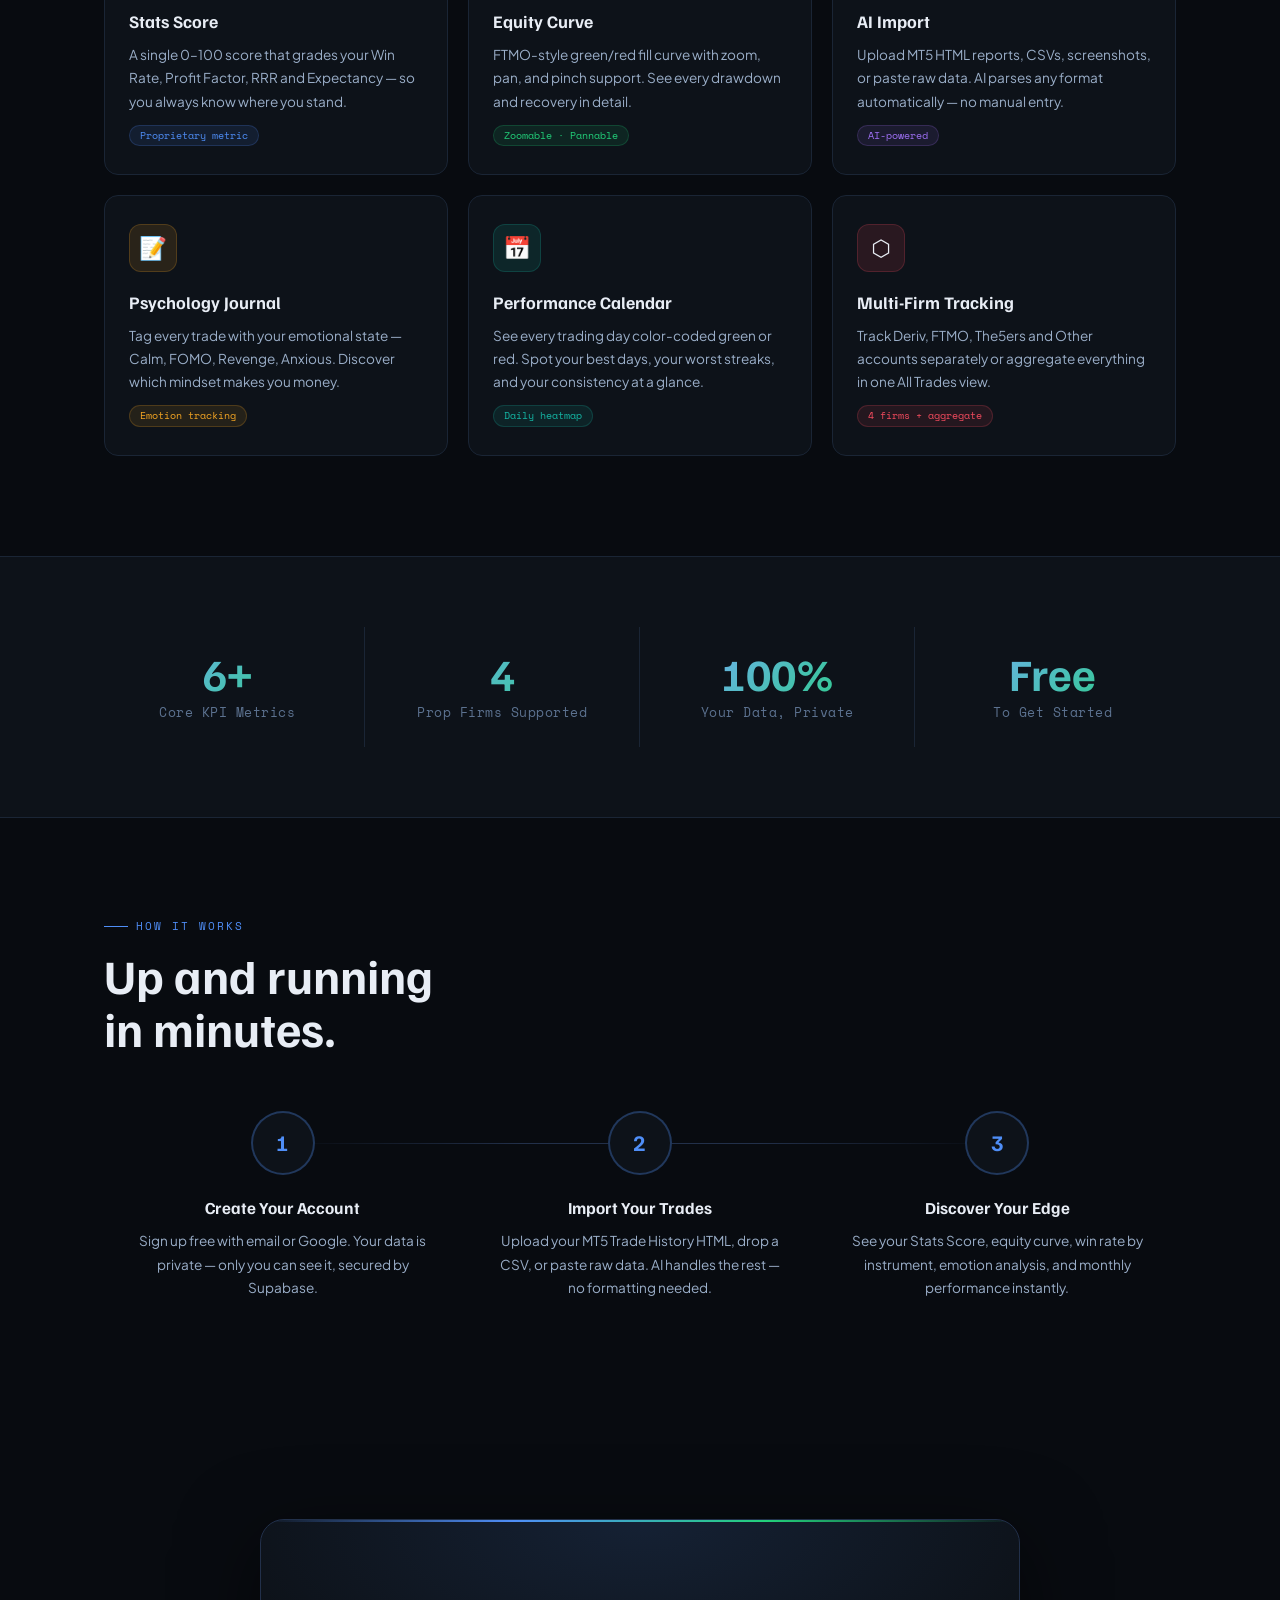
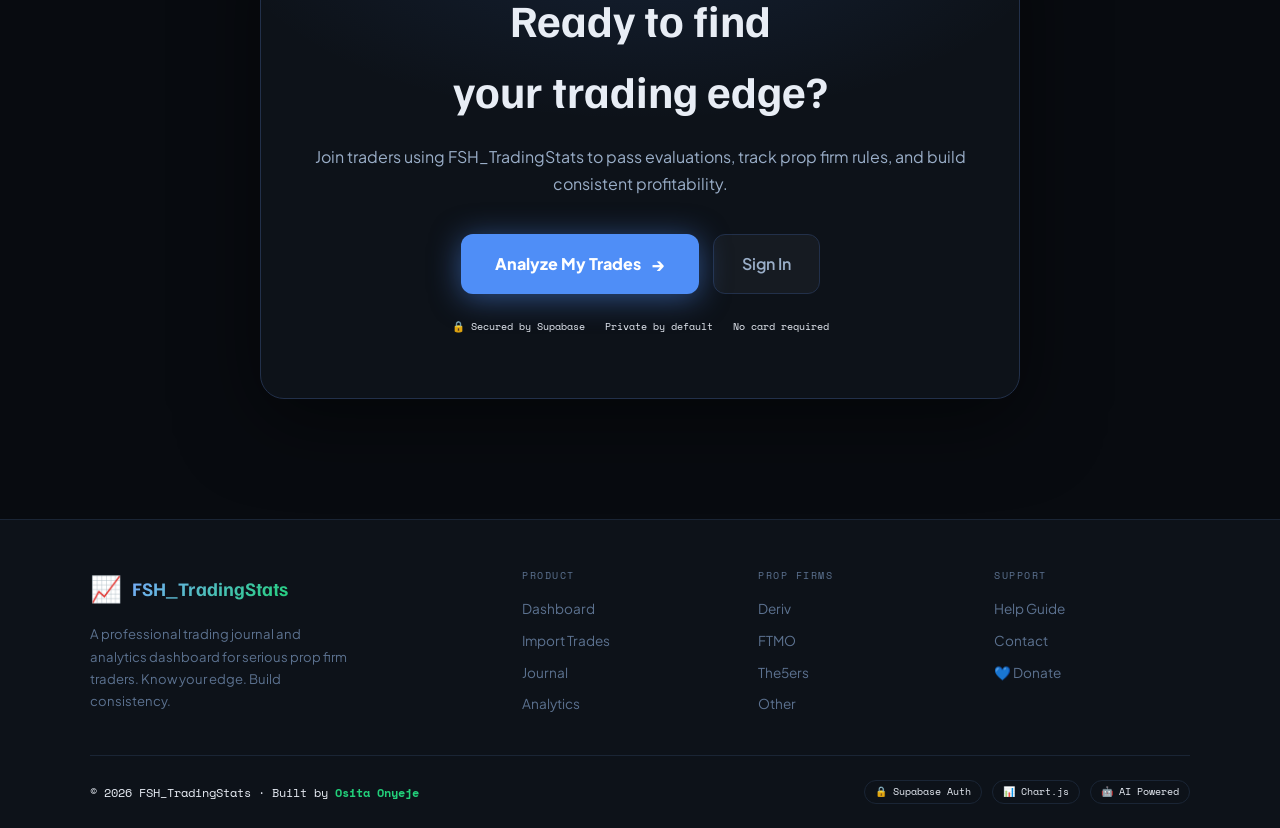
<file: landing.html>
<!DOCTYPE html>
<html lang="en">
<head>
<meta charset="UTF-8"/>
<meta name="viewport" content="width=device-width, initial-scale=1.0"/>
<title>FSH_TradingStats — Know Your Edge</title>
<link rel="icon" href="data:image/svg+xml,<svg xmlns='http://www.w3.org/2000/svg' viewBox='0 0 100 100'><text y='.9em' font-size='90'>📈</text></svg>"/>
<link href="https://fonts.googleapis.com/css2?family=Plus+Jakarta+Sans:ital,wght@0,300;0,400;0,500;0,600;0,700;0,800;1,400&family=Space+Mono:wght@400;700&family=Familjen+Grotesk:wght@400;700;800&display=swap" rel="stylesheet"/>
<style>
/* ══════════════════════════════════════
   FSH_TradingStats — Landing Page
   Smooth · Bold · Professional
══════════════════════════════════════ */
:root {
  --bg:       #080b10;
  --surface:  #0d1219;
  --surface2: #131c28;
  --border:   #1a2535;
  --border2:  #22304a;
  --text:     #e8edf5;
  --text-2:   #9aaec8;
  --text-3:   #5c7290;
  --brand:    #4f8ef7;
  --brand-l:  #7aabff;
  --brand-d:  #3a7ae8;
  --green:    #22d07a;
  --green-l:  #4ddc95;
  --red:      #f54b5e;
  --amber:    #f5a623;
  --violet:   #9f70f5;
  --f-ui:     'Plus Jakarta Sans', system-ui, sans-serif;
  --f-mono:   'Space Mono', monospace;
  --f-disp:   'Familjen Grotesk', 'Plus Jakarta Sans', sans-serif;
}

*, *::before, *::after { box-sizing: border-box; margin: 0; padding: 0; }
html { scroll-behavior: smooth; font-size: 16px; }
body {
  background: var(--bg);
  color: var(--text);
  font-family: var(--f-ui);
  line-height: 1.6;
  overflow-x: hidden;
  -webkit-font-smoothing: antialiased;
}
::-webkit-scrollbar { width: 5px; }
::-webkit-scrollbar-track { background: var(--bg); }
::-webkit-scrollbar-thumb { background: var(--border2); border-radius: 5px; }
::selection { background: rgba(79,142,247,.25); color: var(--text); }

/* ── BACKGROUND EFFECTS ── */
.bg-layer {
  position: fixed; inset: 0; z-index: 0; pointer-events: none; overflow: hidden;
}
.orb {
  position: absolute; border-radius: 50%;
  filter: blur(100px); opacity: .2;
  animation: orbDrift ease-in-out infinite alternate;
}
.orb-1 { width: 700px; height: 700px; background: var(--brand); top: -200px; right: -150px; animation-duration: 12s; }
.orb-2 { width: 500px; height: 500px; background: var(--green); bottom: -100px; left: -100px; animation-duration: 16s; }
.orb-3 { width: 400px; height: 400px; background: var(--violet); top: 40%; left: 30%; animation-duration: 20s; opacity: .1; }
@keyframes orbDrift {
  from { transform: translate(0,0) scale(1); }
  to   { transform: translate(30px,-40px) scale(1.08); }
}
.grid-bg {
  position: absolute; inset: 0;
  background-image:
    linear-gradient(rgba(79,142,247,.05) 1px, transparent 1px),
    linear-gradient(90deg, rgba(79,142,247,.05) 1px, transparent 1px);
  background-size: 60px 60px;
  mask-image: radial-gradient(ellipse 80% 60% at 50% 0%, black 40%, transparent 100%);
}

/* ── NAV ── */
nav {
  position: fixed; top: 0; left: 0; right: 0; z-index: 100;
  display: flex; align-items: center; justify-content: space-between;
  padding: 0 5%;
  height: 64px;
  background: rgba(8,11,16,.85);
  backdrop-filter: blur(20px);
  -webkit-backdrop-filter: blur(20px);
  border-bottom: 1px solid rgba(79,142,247,.1);
  transition: all .3s ease;
}
nav.scrolled { background: rgba(8,11,16,.97); border-bottom-color: var(--border); }
.nav-brand {
  display: flex; align-items: center; gap: 10px;
  font-family: var(--f-disp); font-size: 1.3rem; font-weight: 800;
  text-decoration: none;
}
.nav-logo-icon { font-size: 1.5rem; }
.nav-logo-text {
  background: linear-gradient(135deg, var(--brand-l) 0%, var(--green) 100%);
  -webkit-background-clip: text; -webkit-text-fill-color: transparent;
  background-clip: text;
}
.nav-links {
  display: flex; align-items: center; gap: 28px; list-style: none;
}
.nav-links a {
  font-size: .85rem; color: var(--text-2); text-decoration: none;
  font-weight: 500; transition: color .2s ease;
}
.nav-links a:hover { color: var(--text); }
.nav-cta {
  display: flex; align-items: center; gap: 10px;
}
.btn-nav {
  padding: 8px 20px; border-radius: 8px;
  font-family: var(--f-ui); font-weight: 700; font-size: .85rem;
  cursor: pointer; text-decoration: none; transition: all .2s ease;
  display: inline-flex; align-items: center; gap: 6px;
}
.btn-ghost-nav {
  background: transparent; color: var(--text-2);
  border: 1.5px solid var(--border2);
}
.btn-ghost-nav:hover { color: var(--text); border-color: var(--text-3); }
.btn-brand-nav {
  background: var(--brand); color: #fff;
  border: 1.5px solid transparent;
  box-shadow: 0 2px 14px rgba(79,142,247,.4);
}
.btn-brand-nav:hover {
  background: var(--brand-d);
  box-shadow: 0 4px 24px rgba(79,142,247,.55);
  transform: translateY(-1px);
}
.hamburger-nav {
  display: none; background: none; border: none; cursor: pointer; padding: 4px;
  flex-direction: column; gap: 5px;
}
.hamburger-nav span { display: block; width: 22px; height: 2px; background: var(--text-2); border-radius: 2px; transition: all .25s ease; }
.hamburger-nav.open span:nth-child(1) { transform: rotate(45deg) translate(5px,5px); }
.hamburger-nav.open span:nth-child(2) { opacity: 0; }
.hamburger-nav.open span:nth-child(3) { transform: rotate(-45deg) translate(5px,-5px); }
.mobile-menu {
  display: none; position: fixed; top: 64px; left: 0; right: 0; z-index: 99;
  background: rgba(8,11,16,.98);
  border-bottom: 1px solid var(--border);
  padding: 20px 5% 24px;
  flex-direction: column; gap: 16px;
}
.mobile-menu.open { display: flex; animation: slideDown .25s ease; }
@keyframes slideDown { from { opacity:0; transform:translateY(-10px);} to {opacity:1; transform:none;} }
.mobile-menu a {
  font-size: 1rem; color: var(--text-2); text-decoration: none; font-weight: 500;
  padding: 8px 0; border-bottom: 1px solid var(--border);
  transition: color .2s;
}
.mobile-menu a:hover { color: var(--text); }
.mobile-menu .btn-brand-nav { text-align: center; margin-top: 4px; }

/* ── HERO ── */
.hero {
  position: relative; z-index: 10;
  min-height: 100dvh;
  display: flex; flex-direction: column; align-items: center; justify-content: center;
  text-align: center;
  padding: 100px 5% 60px;
}
.hero-eyebrow {
  display: inline-flex; align-items: center; gap: 8px;
  background: rgba(34,208,122,.1); border: 1px solid rgba(34,208,122,.25);
  border-radius: 20px; padding: 5px 14px;
  font-family: var(--f-mono); font-size: .7rem; color: var(--green);
  letter-spacing: 1px; text-transform: uppercase;
  margin-bottom: 28px;
  animation: fadeUp .6s ease .1s both;
}
.hero-eyebrow-dot { width: 6px; height: 6px; border-radius: 50%; background: var(--green); animation: pulse 2s infinite; }
@keyframes pulse { 0%,100%{opacity:1;transform:scale(1)} 50%{opacity:.3;transform:scale(.6)} }
@keyframes fadeUp {
  from { opacity: 0; transform: translateY(20px); }
  to   { opacity: 1; transform: none; }
}

.hero-title {
  font-family: var(--f-disp);
  font-size: clamp(2.8rem, 7vw, 5.5rem);
  font-weight: 800;
  line-height: 1.08;
  letter-spacing: -1px;
  color: var(--text);
  max-width: 900px;
  margin: 0 auto 24px;
  animation: fadeUp .6s ease .2s both;
}
.hero-title .gradient-text {
  background: linear-gradient(135deg, var(--brand-l) 0%, var(--green) 60%, var(--amber) 100%);
  -webkit-background-clip: text; -webkit-text-fill-color: transparent;
  background-clip: text;
}

.hero-sub {
  font-size: clamp(1rem, 2.5vw, 1.2rem);
  color: var(--text-2);
  max-width: 580px;
  margin: 0 auto 40px;
  line-height: 1.7;
  animation: fadeUp .6s ease .3s both;
}

.hero-actions {
  display: flex; align-items: center; justify-content: center;
  gap: 14px; flex-wrap: wrap;
  animation: fadeUp .6s ease .4s both;
  margin-bottom: 60px;
}
.btn-hero-primary {
  display: inline-flex; align-items: center; gap: 10px;
  padding: 16px 34px; border-radius: 12px;
  background: var(--brand); color: #fff;
  font-family: var(--f-ui); font-weight: 800; font-size: 1rem;
  text-decoration: none; border: none; cursor: pointer;
  box-shadow: 0 4px 30px rgba(79,142,247,.5);
  transition: all .25s ease;
  position: relative; overflow: hidden;
}
.btn-hero-primary::before {
  content: ''; position: absolute; inset: 0;
  background: linear-gradient(135deg, rgba(255,255,255,.15), transparent);
  opacity: 0; transition: opacity .25s;
}
.btn-hero-primary:hover { transform: translateY(-2px); box-shadow: 0 8px 40px rgba(79,142,247,.6); }
.btn-hero-primary:hover::before { opacity: 1; }
.btn-hero-primary:active { transform: scale(.97); }
.btn-arrow { font-size: 1.1rem; transition: transform .2s; }
.btn-hero-primary:hover .btn-arrow { transform: translateX(4px); }

.btn-hero-ghost {
  display: inline-flex; align-items: center; gap: 8px;
  padding: 16px 28px; border-radius: 12px;
  background: rgba(255,255,255,.04); color: var(--text-2);
  font-family: var(--f-ui); font-weight: 600; font-size: 1rem;
  text-decoration: none; border: 1.5px solid var(--border2);
  cursor: pointer; transition: all .25s ease;
}
.btn-hero-ghost:hover { background: rgba(255,255,255,.08); color: var(--text); border-color: var(--text-3); transform: translateY(-1px); }

/* Hero mock dashboard */
.hero-visual {
  position: relative; width: 100%; max-width: 900px; margin: 0 auto;
  animation: fadeUp .8s ease .5s both;
}
.hero-visual-inner {
  background: var(--surface);
  border: 1.5px solid var(--border2);
  border-radius: 16px;
  overflow: hidden;
  box-shadow: 0 30px 100px rgba(0,0,0,.7), 0 0 0 1px rgba(79,142,247,.1);
}
.mock-topbar {
  display: flex; align-items: center; justify-content: space-between;
  padding: 12px 20px; border-bottom: 1px solid var(--border);
  background: var(--surface2);
}
.mock-dots { display: flex; gap: 6px; }
.mock-dot { width: 10px; height: 10px; border-radius: 50%; }
.mock-dot-r { background: #ff5f57; }
.mock-dot-y { background: #ffbd2e; }
.mock-dot-g { background: #28ca41; }
.mock-title { font-family: var(--f-mono); font-size: .7rem; color: var(--text-3); }
.mock-body { display: grid; grid-template-columns: 180px 1fr; min-height: 280px; }
.mock-sidebar {
  background: rgba(13,18,25,.8); border-right: 1px solid var(--border);
  padding: 14px 10px; display: flex; flex-direction: column; gap: 4px;
}
.mock-nav-item {
  display: flex; align-items: center; gap: 8px;
  padding: 8px 10px; border-radius: 6px;
  font-size: .72rem; color: var(--text-3);
}
.mock-nav-item.active {
  background: rgba(79,142,247,.12); color: var(--brand);
  border: 1px solid rgba(79,142,247,.2);
}
.mock-nav-dot { width: 7px; height: 7px; border-radius: 50%; background: currentColor; flex-shrink: 0; }
.mock-main { padding: 16px; display: flex; flex-direction: column; gap: 12px; }
.mock-kpis { display: grid; grid-template-columns: repeat(4,1fr); gap: 8px; }
.mock-kpi {
  background: var(--surface2); border: 1px solid var(--border);
  border-radius: 8px; padding: 10px 12px; position: relative; overflow: hidden;
}
.mock-kpi::before { content:''; position:absolute;top:0;left:0;right:0;height:2px;background:var(--kc,var(--border2)); }
.mock-kpi-label { font-family: var(--f-mono); font-size: .5rem; color: var(--text-3); letter-spacing: 1px; text-transform: uppercase; margin-bottom: 4px; }
.mock-kpi-val { font-family: var(--f-disp); font-size: 1rem; font-weight: 800; }
.mk-green { --kc: var(--green); } .mk-green .mock-kpi-val { color: var(--green); }
.mk-blue  { --kc: var(--brand); } .mk-blue  .mock-kpi-val { color: var(--brand-l); }
.mk-amber { --kc: var(--amber); } .mk-amber .mock-kpi-val { color: var(--amber); }
.mk-red   { --kc: var(--red); }   .mk-red   .mock-kpi-val { color: var(--red); }
.mock-chart-area {
  background: var(--surface2); border: 1px solid var(--border);
  border-radius: 8px; padding: 10px; flex: 1; position: relative; overflow: hidden;
}
.mock-chart-label { font-size: .6rem; color: var(--text-3); margin-bottom: 6px; font-family: var(--f-mono); }
/* Animated chart lines */
.mock-chart-svg { width: 100%; height: 80px; }
.chart-line-green { stroke: var(--green); stroke-width: 2; fill: none; stroke-dasharray: 1000; stroke-dashoffset: 1000; animation: drawLine 2s ease .8s forwards; }
.chart-line-fill  { fill: rgba(34,208,122,.12); stroke: none; opacity: 0; animation: fadeIn .5s ease 2.5s forwards; }
@keyframes drawLine { to { stroke-dashoffset: 0; } }
@keyframes fadeIn { to { opacity: 1; } }
/* Floating score badge */
.mock-score {
  position: absolute; top: 12px; right: 12px;
  background: rgba(34,208,122,.15); border: 1px solid rgba(34,208,122,.3);
  border-radius: 8px; padding: 8px 12px; text-align: center;
}
.mock-score-val { font-family: var(--f-disp); font-size: 1.4rem; font-weight: 800; color: var(--green); }
.mock-score-label { font-family: var(--f-mono); font-size: .5rem; color: var(--green); letter-spacing: 1px; }
/* Glow ring around visual */
.hero-visual::before {
  content: ''; position: absolute; inset: -2px; border-radius: 18px; z-index: -1;
  background: linear-gradient(135deg, rgba(79,142,247,.3), rgba(34,208,122,.2), rgba(159,112,245,.2));
  filter: blur(8px); opacity: .7;
}

/* ── STATS TICKER ── */
.stats-ticker {
  position: relative; z-index: 10;
  border-top: 1px solid var(--border); border-bottom: 1px solid var(--border);
  background: var(--surface);
  padding: 14px 0; overflow: hidden;
}
.ticker-track {
  display: flex; gap: 0;
  animation: ticker 30s linear infinite;
  white-space: nowrap;
}
.ticker-track:hover { animation-play-state: paused; }
@keyframes ticker { from { transform: translateX(0); } to { transform: translateX(-50%); } }
.ticker-item {
  display: inline-flex; align-items: center; gap: 8px;
  padding: 0 32px;
  font-family: var(--f-mono); font-size: .72rem;
  border-right: 1px solid var(--border);
}
.ticker-sym  { color: var(--text-3); }
.ticker-val  { color: var(--text); font-weight: 700; }
.ticker-chg.up   { color: var(--green); }
.ticker-chg.down { color: var(--red); }

/* ── FEATURES ── */
.section {
  position: relative; z-index: 10;
  padding: 100px 5%;
  max-width: 1200px; margin: 0 auto;
}
.section-label {
  font-family: var(--f-mono); font-size: .68rem; color: var(--brand);
  letter-spacing: 2px; text-transform: uppercase; margin-bottom: 14px;
  display: flex; align-items: center; gap: 8px;
}
.section-label::before { content:''; width:24px;height:1.5px;background:var(--brand); }
.section-title {
  font-family: var(--f-disp); font-size: clamp(1.8rem,4vw,3rem);
  font-weight: 800; line-height: 1.1; color: var(--text);
  margin-bottom: 16px;
}
.section-sub {
  font-size: 1.05rem; color: var(--text-2); max-width: 540px; line-height: 1.7;
}
.feature-grid {
  display: grid; grid-template-columns: repeat(3,1fr); gap: 20px;
  margin-top: 56px;
}
.feature-card {
  background: var(--surface); border: 1.5px solid var(--border);
  border-radius: 14px; padding: 28px 24px;
  position: relative; overflow: hidden;
  transition: all .3s ease;
  cursor: default;
}
.feature-card::before {
  content: ''; position: absolute; inset: 0;
  background: radial-gradient(ellipse 80% 60% at 0% 0%, rgba(var(--fc-rgb,'79,142,247'),.07) 0%, transparent 70%);
  opacity: 0; transition: opacity .3s;
}
.feature-card:hover { border-color: var(--border2); transform: translateY(-4px); box-shadow: 0 12px 40px rgba(0,0,0,.5); }
.feature-card:hover::before { opacity: 1; }
.feature-icon {
  width: 48px; height: 48px; border-radius: 12px;
  background: rgba(var(--fc-rgb,'79,142,247'),.12);
  border: 1px solid rgba(var(--fc-rgb,'79,142,247'),.2);
  display: flex; align-items: center; justify-content: center;
  font-size: 1.4rem; margin-bottom: 16px;
  transition: transform .3s ease;
}
.feature-card:hover .feature-icon { transform: scale(1.1) rotate(5deg); }
.feature-title { font-family: var(--f-disp); font-size: 1.1rem; font-weight: 800; color: var(--text); margin-bottom: 8px; }
.feature-desc  { font-size: .85rem; color: var(--text-2); line-height: 1.7; }
.feature-tag   { display: inline-block; margin-top: 12px; padding: 2px 10px; border-radius: 20px; font-family: var(--f-mono); font-size: .6rem; background: rgba(var(--fc-rgb,'79,142,247'),.1); color: rgb(var(--fc-rgb,'79,142,247')); border: 1px solid rgba(var(--fc-rgb,'79,142,247'),.2); }
.fc-blue   { --fc-rgb: 79,142,247; }
.fc-green  { --fc-rgb: 34,208,122; }
.fc-amber  { --fc-rgb: 245,166,35; }
.fc-violet { --fc-rgb: 159,112,245; }
.fc-red    { --fc-rgb: 245,75,94; }
.fc-teal   { --fc-rgb: 20,184,166; }

/* ── METRICS ROW ── */
.metrics-section {
  position: relative; z-index: 10;
  background: var(--surface);
  border-top: 1px solid var(--border); border-bottom: 1px solid var(--border);
  padding: 70px 5%;
}
.metrics-inner {
  max-width: 1100px; margin: 0 auto;
  display: grid; grid-template-columns: repeat(4,1fr); gap: 0;
  text-align: center;
}
.metric-item {
  padding: 24px; border-right: 1px solid var(--border);
  animation: countUp .6s ease both;
}
.metric-item:last-child { border-right: none; }
.metric-num {
  font-family: var(--f-disp); font-size: 2.8rem; font-weight: 800;
  line-height: 1;
  background: linear-gradient(135deg, var(--brand-l), var(--green));
  -webkit-background-clip: text; -webkit-text-fill-color: transparent;
  background-clip: text;
  margin-bottom: 6px;
}
.metric-label { font-size: .82rem; color: var(--text-3); font-family: var(--f-mono); letter-spacing: .5px; }
@keyframes countUp { from { opacity:0; transform:translateY(20px);} to {opacity:1;transform:none;} }

/* ── HOW IT WORKS ── */
.how-grid {
  display: grid; grid-template-columns: repeat(3,1fr); gap: 0;
  position: relative; margin-top: 56px;
}
.how-grid::before {
  content: ''; position: absolute;
  top: 32px; left: calc(100%/6); right: calc(100%/6);
  height: 1px; background: linear-gradient(90deg, transparent, var(--border2), var(--border2), transparent);
}
.how-step { padding: 0 30px; text-align: center; position: relative; }
.how-num {
  width: 64px; height: 64px; border-radius: 50%;
  background: var(--surface); border: 2px solid var(--brand-br, rgba(79,142,247,.3));
  display: flex; align-items: center; justify-content: center; margin: 0 auto 20px;
  font-family: var(--f-disp); font-size: 1.4rem; font-weight: 800; color: var(--brand);
  position: relative; z-index: 1;
  transition: all .3s ease;
}
.how-step:hover .how-num { background: var(--brand); color: #fff; border-color: var(--brand); box-shadow: 0 0 30px rgba(79,142,247,.4); }
.how-title { font-family: var(--f-disp); font-size: 1.05rem; font-weight: 800; color: var(--text); margin-bottom: 8px; }
.how-desc  { font-size: .85rem; color: var(--text-2); line-height: 1.7; }

/* ── CTA SECTION ── */
.cta-section {
  position: relative; z-index: 10;
  padding: 120px 5%;
  text-align: center;
}
.cta-card {
  max-width: 760px; margin: 0 auto;
  background: var(--surface);
  border: 1.5px solid var(--border2);
  border-radius: 24px; padding: 64px 48px;
  position: relative; overflow: hidden;
  box-shadow: 0 20px 80px rgba(0,0,0,.5);
}
.cta-card::before {
  content: ''; position: absolute; inset: 0;
  background: radial-gradient(ellipse 80% 60% at 50% 0%, rgba(79,142,247,.12) 0%, transparent 70%);
}
.cta-card::after {
  content: ''; position: absolute;
  top: 0; left: 0; right: 0; height: 2px;
  background: linear-gradient(90deg, transparent, var(--brand), var(--green), transparent);
}
.cta-title {
  font-family: var(--f-disp); font-size: clamp(1.8rem,4vw,2.8rem);
  font-weight: 800; color: var(--text); margin-bottom: 16px;
  position: relative;
}
.cta-sub {
  font-size: 1rem; color: var(--text-2); margin-bottom: 36px;
  line-height: 1.7; position: relative;
}
.cta-actions { display: flex; justify-content: center; gap: 14px; flex-wrap: wrap; position: relative; }
.cta-trust {
  margin-top: 24px; font-family: var(--f-mono); font-size: .65rem;
  color: var(--text-4); display: flex; align-items: center; justify-content: center; gap: 8px;
}
.cta-trust-dot { width: 4px; height: 4px; border-radius: 50%; background: var(--text-4); }

/* ── FOOTER ── */
footer {
  position: relative; z-index: 10;
  background: var(--surface);
  border-top: 1px solid var(--border);
  padding: 48px 5% 24px;
}
.footer-inner {
  max-width: 1100px; margin: 0 auto;
  display: grid; grid-template-columns: 2fr 1fr 1fr 1fr; gap: 40px; margin-bottom: 40px;
}
.footer-brand-col .brand { display: flex; align-items: center; gap: 10px; margin-bottom: 14px; }
.footer-brand-name {
  font-family: var(--f-disp); font-size: 1.2rem; font-weight: 800;
  background: linear-gradient(135deg, var(--brand-l), var(--green));
  -webkit-background-clip: text; -webkit-text-fill-color: transparent; background-clip: text;
}
.footer-brand-col p { font-size: .82rem; color: var(--text-3); line-height: 1.7; max-width: 260px; }
.footer-col-title { font-family: var(--f-mono); font-size: .62rem; color: var(--text-3); letter-spacing: 1.5px; text-transform: uppercase; margin-bottom: 14px; }
.footer-col ul { list-style: none; display: flex; flex-direction: column; gap: 10px; }
.footer-col ul a {
  font-size: .85rem; color: var(--text-3); text-decoration: none; transition: color .2s;
  display: flex; align-items: center; gap: 6px;
}
.footer-col ul a:hover { color: var(--brand); }
.footer-bottom {
  max-width: 1100px; margin: 0 auto;
  display: flex; align-items: center; justify-content: space-between; flex-wrap: wrap; gap: 10px;
  border-top: 1px solid var(--border); padding-top: 24px;
}
.footer-copy { font-size: .75rem; color: var(--text-4); font-family: var(--f-mono); }
.footer-badges { display: flex; gap: 10px; }
.footer-badge {
  padding: 3px 10px; border-radius: 20px; font-size: .62rem;
  font-family: var(--f-mono); border: 1px solid var(--border);
  color: var(--text-4);
}

/* ── SCROLL REVEAL ── */
.reveal {
  opacity: 0; transform: translateY(24px);
  transition: opacity .6s ease, transform .6s ease;
}
.reveal.visible { opacity: 1; transform: none; }
.reveal-delay-1 { transition-delay: .1s; }
.reveal-delay-2 { transition-delay: .2s; }
.reveal-delay-3 { transition-delay: .3s; }
.reveal-delay-4 { transition-delay: .4s; }
.reveal-delay-5 { transition-delay: .5s; }

/* ── RESPONSIVE ── */
@media (max-width: 1024px) {
  .feature-grid { grid-template-columns: repeat(2,1fr); }
  .footer-inner { grid-template-columns: 1fr 1fr; }
  .metrics-inner { grid-template-columns: repeat(2,1fr); }
  .metric-item:nth-child(2) { border-right: none; }
  .metric-item:nth-child(3) { border-top: 1px solid var(--border); }
  .mock-body { grid-template-columns: 140px 1fr; }
  .mock-kpis { grid-template-columns: repeat(2,1fr); }
}
@media (max-width: 768px) {
  nav { padding: 0 4%; }
  .nav-links, .nav-cta { display: none; }
  .hamburger-nav { display: flex; }
  .hero { padding: 90px 4% 50px; }
  .section { padding: 70px 4%; }
  .feature-grid { grid-template-columns: 1fr; gap: 14px; }
  .metrics-inner { grid-template-columns: repeat(2,1fr); }
  .how-grid { grid-template-columns: 1fr; gap: 36px; }
  .how-grid::before { display: none; }
  .footer-inner { grid-template-columns: 1fr; gap: 28px; }
  .cta-card { padding: 40px 24px; }
  .mock-sidebar { display: none; }
  .mock-body { grid-template-columns: 1fr; }
  .mock-kpis { grid-template-columns: repeat(2,1fr); }
}
@media (max-width: 480px) {
  .hero-title { font-size: 2.2rem; }
  .btn-hero-primary, .btn-hero-ghost { padding: 14px 22px; font-size: .9rem; }
  .metrics-inner { grid-template-columns: 1fr 1fr; }
  .metric-item { border-right: none; border-bottom: 1px solid var(--border); }
  .footer-bottom { flex-direction: column; text-align: center; }
}
</style>
</head>
<body>

<!-- BACKGROUND -->
<div class="bg-layer">
  <div class="orb orb-1"></div>
  <div class="orb orb-2"></div>
  <div class="orb orb-3"></div>
  <div class="grid-bg"></div>
</div>

<!-- NAV -->
<nav id="mainNav">
  <a class="nav-brand" href="landing.html">
    <span class="nav-logo-icon">📈</span>
    <span class="nav-logo-text">FSH_TradingStats</span>
  </a>
  <ul class="nav-links">
    <li><a href="#features">Features</a></li>
    <li><a href="#how">How it works</a></li>
    <li><a href="#metrics">Stats</a></li>
  </ul>
  <div class="nav-cta">
    <a class="btn-nav btn-ghost-nav" href="index.html">Sign In</a>
    <a class="btn-nav btn-brand-nav" href="index.html">Analyze My Trades →</a>
  </div>
  <button class="hamburger-nav" id="hamburger" onclick="toggleMobileMenu()" aria-label="Menu">
    <span></span><span></span><span></span>
  </button>
</nav>

<!-- MOBILE MENU -->
<div class="mobile-menu" id="mobileMenu">
  <a href="#features" onclick="closeMobileMenu()">Features</a>
  <a href="#how" onclick="closeMobileMenu()">How it works</a>
  <a href="#metrics" onclick="closeMobileMenu()">Stats</a>
  <a href="index.html" onclick="closeMobileMenu()">Sign In</a>
  <a class="btn-nav btn-brand-nav" href="index.html" style="text-align:center">Analyze My Trades →</a>
</div>

<!-- HERO -->
<section class="hero">
  <div class="hero-eyebrow">
    <div class="hero-eyebrow-dot"></div>
    Now Live · Free to Start
  </div>
  <h1 class="hero-title">
    Stop Guessing.<br>
    <span class="gradient-text">Know Your Edge.</span>
  </h1>
  <p class="hero-sub">
    FSH_TradingStats gives prop firm traders a professional journal, real-time analytics, and a Stats Score that shows exactly where your edge is — and where you're leaking money.
  </p>
  <div class="hero-actions">
    <a class="btn-hero-primary" href="index.html">
      Analyze My Trades <span class="btn-arrow">→</span>
    </a>
    <a class="btn-hero-ghost" href="#features">
      See Features
    </a>
  </div>

  <!-- MOCK DASHBOARD -->
  <div class="hero-visual">
    <div class="hero-visual-inner">
      <div class="mock-topbar">
        <div class="mock-dots">
          <div class="mock-dot mock-dot-r"></div>
          <div class="mock-dot mock-dot-y"></div>
          <div class="mock-dot mock-dot-g"></div>
        </div>
        <div class="mock-title">FSH_TradingStats — Dashboard</div>
        <div style="width:60px"></div>
      </div>
      <div class="mock-body">
        <div class="mock-sidebar">
          <div style="padding:10px 8px 8px;font-size:.55rem;font-family:var(--f-mono);color:var(--text-4);letter-spacing:1.5px">OVERVIEW</div>
          <div class="mock-nav-item active"><div class="mock-nav-dot"></div>Dashboard</div>
          <div class="mock-nav-item"><div class="mock-nav-dot"></div>Calendar</div>
          <div style="padding:10px 8px 8px;font-size:.55rem;font-family:var(--f-mono);color:var(--text-4);letter-spacing:1.5px">TRADES</div>
          <div class="mock-nav-item"><div class="mock-nav-dot"></div>History</div>
          <div class="mock-nav-item"><div class="mock-nav-dot"></div>Import</div>
          <div style="padding:10px 8px 8px;font-size:.55rem;font-family:var(--f-mono);color:var(--text-4);letter-spacing:1.5px">ANALYTICS</div>
          <div class="mock-nav-item"><div class="mock-nav-dot"></div>Performance</div>
          <div class="mock-nav-item"><div class="mock-nav-dot"></div>Journal</div>
        </div>
        <div class="mock-main">
          <div class="mock-kpis">
            <div class="mock-kpi mk-green"><div class="mock-kpi-label">Net P&L</div><div class="mock-kpi-val">+$4,280</div></div>
            <div class="mock-kpi mk-blue"><div class="mock-kpi-label">Win Rate</div><div class="mock-kpi-val">67.4%</div></div>
            <div class="mock-kpi mk-amber"><div class="mock-kpi-label">Profit Factor</div><div class="mock-kpi-val">2.14</div></div>
            <div class="mock-kpi mk-red"><div class="mock-kpi-label">Avg RRR</div><div class="mock-kpi-val">1.84</div></div>
          </div>
          <div class="mock-chart-area">
            <div class="mock-chart-label">EQUITY CURVE · Scroll to zoom · Drag to pan</div>
            <svg class="mock-chart-svg" viewBox="0 0 400 80" preserveAspectRatio="none">
              <path class="chart-line-fill" d="M0,70 L40,60 L80,55 L120,45 L160,35 L200,28 L240,22 L280,16 L320,10 L360,6 L400,4 L400,80 L0,80 Z"/>
              <path class="chart-line-green" d="M0,70 L40,60 L80,55 L120,45 L160,35 L200,28 L240,22 L280,16 L320,10 L360,6 L400,4"/>
            </svg>
            <div class="mock-score">
              <div class="mock-score-val">82</div>
              <div class="mock-score-label">STATS SCORE</div>
            </div>
          </div>
        </div>
      </div>
    </div>
  </div>
</section>

<!-- TICKER -->
<div class="stats-ticker">
  <div class="ticker-track">
    <!-- doubled for seamless loop -->
    <span class="ticker-item"><span class="ticker-sym">EURUSD</span><span class="ticker-val">1.0842</span><span class="ticker-chg up">+0.12%</span></span>
    <span class="ticker-item"><span class="ticker-sym">GBPUSD</span><span class="ticker-val">1.2671</span><span class="ticker-chg down">-0.08%</span></span>
    <span class="ticker-item"><span class="ticker-sym">GOLD</span><span class="ticker-val">3,042</span><span class="ticker-chg up">+0.34%</span></span>
    <span class="ticker-item"><span class="ticker-sym">USDJPY</span><span class="ticker-val">149.32</span><span class="ticker-chg up">+0.21%</span></span>
    <span class="ticker-item"><span class="ticker-sym">NASDAQ</span><span class="ticker-val">19,841</span><span class="ticker-chg up">+0.67%</span></span>
    <span class="ticker-item"><span class="ticker-sym">BTC</span><span class="ticker-val">83,420</span><span class="ticker-chg down">-1.2%</span></span>
    <span class="ticker-item"><span class="ticker-sym">VOLATILITY</span><span class="ticker-val">1204.8</span><span class="ticker-chg up">+0.45%</span></span>
    <span class="ticker-item"><span class="ticker-sym">OIL</span><span class="ticker-val">74.18</span><span class="ticker-chg down">-0.31%</span></span>
    <!-- duplicate -->
    <span class="ticker-item"><span class="ticker-sym">EURUSD</span><span class="ticker-val">1.0842</span><span class="ticker-chg up">+0.12%</span></span>
    <span class="ticker-item"><span class="ticker-sym">GBPUSD</span><span class="ticker-val">1.2671</span><span class="ticker-chg down">-0.08%</span></span>
    <span class="ticker-item"><span class="ticker-sym">GOLD</span><span class="ticker-val">3,042</span><span class="ticker-chg up">+0.34%</span></span>
    <span class="ticker-item"><span class="ticker-sym">USDJPY</span><span class="ticker-val">149.32</span><span class="ticker-chg up">+0.21%</span></span>
    <span class="ticker-item"><span class="ticker-sym">NASDAQ</span><span class="ticker-val">19,841</span><span class="ticker-chg up">+0.67%</span></span>
    <span class="ticker-item"><span class="ticker-sym">BTC</span><span class="ticker-val">83,420</span><span class="ticker-chg down">-1.2%</span></span>
    <span class="ticker-item"><span class="ticker-sym">VOLATILITY</span><span class="ticker-val">1204.8</span><span class="ticker-chg up">+0.45%</span></span>
    <span class="ticker-item"><span class="ticker-sym">OIL</span><span class="ticker-val">74.18</span><span class="ticker-chg down">-0.31%</span></span>
  </div>
</div>

<!-- FEATURES -->
<div id="features">
  <div class="section">
    <div class="reveal"><div class="section-label">Features</div></div>
    <h2 class="section-title reveal reveal-delay-1">Everything a serious<br>prop trader needs.</h2>
    <p class="section-sub reveal reveal-delay-2">Purpose-built for Deriv, FTMO, The5ers and funded traders. Not a spreadsheet — a command center.</p>

    <div class="feature-grid">
      <div class="feature-card fc-blue reveal reveal-delay-1">
        <div class="feature-icon">📊</div>
        <div class="feature-title">Stats Score</div>
        <div class="feature-desc">A single 0–100 score that grades your Win Rate, Profit Factor, RRR and Expectancy — so you always know where you stand.</div>
        <div class="feature-tag">Proprietary metric</div>
      </div>
      <div class="feature-card fc-green reveal reveal-delay-2">
        <div class="feature-icon">📈</div>
        <div class="feature-title">Equity Curve</div>
        <div class="feature-desc">FTMO-style green/red fill curve with zoom, pan, and pinch support. See every drawdown and recovery in detail.</div>
        <div class="feature-tag">Zoomable · Pannable</div>
      </div>
      <div class="feature-card fc-violet reveal reveal-delay-3">
        <div class="feature-icon">🤖</div>
        <div class="feature-title">AI Import</div>
        <div class="feature-desc">Upload MT5 HTML reports, CSVs, screenshots, or paste raw data. AI parses any format automatically — no manual entry.</div>
        <div class="feature-tag">AI-powered</div>
      </div>
      <div class="feature-card fc-amber reveal reveal-delay-1">
        <div class="feature-icon">📝</div>
        <div class="feature-title">Psychology Journal</div>
        <div class="feature-desc">Tag every trade with your emotional state — Calm, FOMO, Revenge, Anxious. Discover which mindset makes you money.</div>
        <div class="feature-tag">Emotion tracking</div>
      </div>
      <div class="feature-card fc-teal reveal reveal-delay-2">
        <div class="feature-icon">📅</div>
        <div class="feature-title">Performance Calendar</div>
        <div class="feature-desc">See every trading day color-coded green or red. Spot your best days, your worst streaks, and your consistency at a glance.</div>
        <div class="feature-tag">Daily heatmap</div>
      </div>
      <div class="feature-card fc-red reveal reveal-delay-3">
        <div class="feature-icon">⬡</div>
        <div class="feature-title">Multi-Firm Tracking</div>
        <div class="feature-desc">Track Deriv, FTMO, The5ers and Other accounts separately or aggregate everything in one All Trades view.</div>
        <div class="feature-tag">4 firms + aggregate</div>
      </div>
    </div>
  </div>
</div>

<!-- METRICS -->
<div id="metrics" class="metrics-section">
  <div class="metrics-inner">
    <div class="metric-item reveal"><div class="metric-num">6+</div><div class="metric-label">Core KPI Metrics</div></div>
    <div class="metric-item reveal reveal-delay-1"><div class="metric-num">4</div><div class="metric-label">Prop Firms Supported</div></div>
    <div class="metric-item reveal reveal-delay-2"><div class="metric-num">100%</div><div class="metric-label">Your Data, Private</div></div>
    <div class="metric-item reveal reveal-delay-3"><div class="metric-num">Free</div><div class="metric-label">To Get Started</div></div>
  </div>
</div>

<!-- HOW IT WORKS -->
<div id="how">
  <div class="section">
    <div class="reveal"><div class="section-label">How it works</div></div>
    <h2 class="section-title reveal reveal-delay-1">Up and running<br>in minutes.</h2>
    <div class="how-grid">
      <div class="how-step reveal reveal-delay-1">
        <div class="how-num">1</div>
        <div class="how-title">Create Your Account</div>
        <div class="how-desc">Sign up free with email or Google. Your data is private — only you can see it, secured by Supabase.</div>
      </div>
      <div class="how-step reveal reveal-delay-2">
        <div class="how-num">2</div>
        <div class="how-title">Import Your Trades</div>
        <div class="how-desc">Upload your MT5 Trade History HTML, drop a CSV, or paste raw data. AI handles the rest — no formatting needed.</div>
      </div>
      <div class="how-step reveal reveal-delay-3">
        <div class="how-num">3</div>
        <div class="how-title">Discover Your Edge</div>
        <div class="how-desc">See your Stats Score, equity curve, win rate by instrument, emotion analysis, and monthly performance instantly.</div>
      </div>
    </div>
  </div>
</div>

<!-- CTA -->
<section class="cta-section">
  <div class="cta-card reveal">
    <h2 class="cta-title">Ready to find<br>your trading edge?</h2>
    <p class="cta-sub">Join traders using FSH_TradingStats to pass evaluations, track prop firm rules, and build consistent profitability.</p>
    <div class="cta-actions">
      <a class="btn-hero-primary" href="index.html">
        Analyze My Trades <span class="btn-arrow">→</span>
      </a>
      <a class="btn-hero-ghost" href="index.html">Sign In</a>
    </div>
    <div class="cta-trust">
      <span>🔒 Secured by Supabase</span>
      <div class="cta-trust-dot"></div>
      <span>Private by default</span>
      <div class="cta-trust-dot"></div>
      <span>No card required</span>
    </div>
  </div>
</section>

<!-- FOOTER -->
<footer>
  <div class="footer-inner">
    <div class="footer-brand-col">
      <div class="brand">
        <span style="font-size:1.6rem">📈</span>
        <span class="footer-brand-name">FSH_TradingStats</span>
      </div>
      <p>A professional trading journal and analytics dashboard for serious prop firm traders. Know your edge. Build consistency.</p>
    </div>
    <div class="footer-col">
      <div class="footer-col-title">Product</div>
      <ul>
        <li><a href="index.html">Dashboard</a></li>
        <li><a href="index.html">Import Trades</a></li>
        <li><a href="index.html">Journal</a></li>
        <li><a href="index.html">Analytics</a></li>
      </ul>
    </div>
    <div class="footer-col">
      <div class="footer-col-title">Prop Firms</div>
      <ul>
        <li><a href="index.html">Deriv</a></li>
        <li><a href="index.html">FTMO</a></li>
        <li><a href="index.html">The5ers</a></li>
        <li><a href="index.html">Other</a></li>
      </ul>
    </div>
    <div class="footer-col">
      <div class="footer-col-title">Support</div>
      <ul>
        <li><a href="index.html">Help Guide</a></li>
        <li><a href="mailto:nwaogalanyapaulinus@gmail.com">Contact</a></li>
        <li><a href="https://www.paypal.com/donate/?business=nwaogalanyapaulinus%40gmail.com&currency_code=USD" target="_blank">💙 Donate</a></li>
      </ul>
    </div>
  </div>
  <div class="footer-bottom">
    <div class="footer-copy">© 2026 FSH_TradingStats · Built by <strong style="color:var(--green)">Osita Onyeje</strong></div>
    <div class="footer-badges">
      <span class="footer-badge">🔒 Supabase Auth</span>
      <span class="footer-badge">📊 Chart.js</span>
      <span class="footer-badge">🤖 AI Powered</span>
    </div>
  </div>
</footer>

<script>
// Nav scroll effect
window.addEventListener('scroll', () => {
  document.getElementById('mainNav').classList.toggle('scrolled', window.scrollY > 20);
}, { passive: true });

// Mobile menu
function toggleMobileMenu() {
  const menu = document.getElementById('mobileMenu');
  const ham = document.getElementById('hamburger');
  menu.classList.toggle('open');
  ham.classList.toggle('open');
}
function closeMobileMenu() {
  document.getElementById('mobileMenu').classList.remove('open');
  document.getElementById('hamburger').classList.remove('open');
}

// Scroll reveal
const observer = new IntersectionObserver((entries) => {
  entries.forEach(e => { if (e.isIntersecting) e.target.classList.add('visible'); });
}, { threshold: 0.12 });
document.querySelectorAll('.reveal').forEach(el => observer.observe(el));

// Close mobile menu on outside click
document.addEventListener('click', (e) => {
  if (!e.target.closest('nav') && !e.target.closest('.mobile-menu')) closeMobileMenu();
});
</script>
</body>
</html>
</file>
